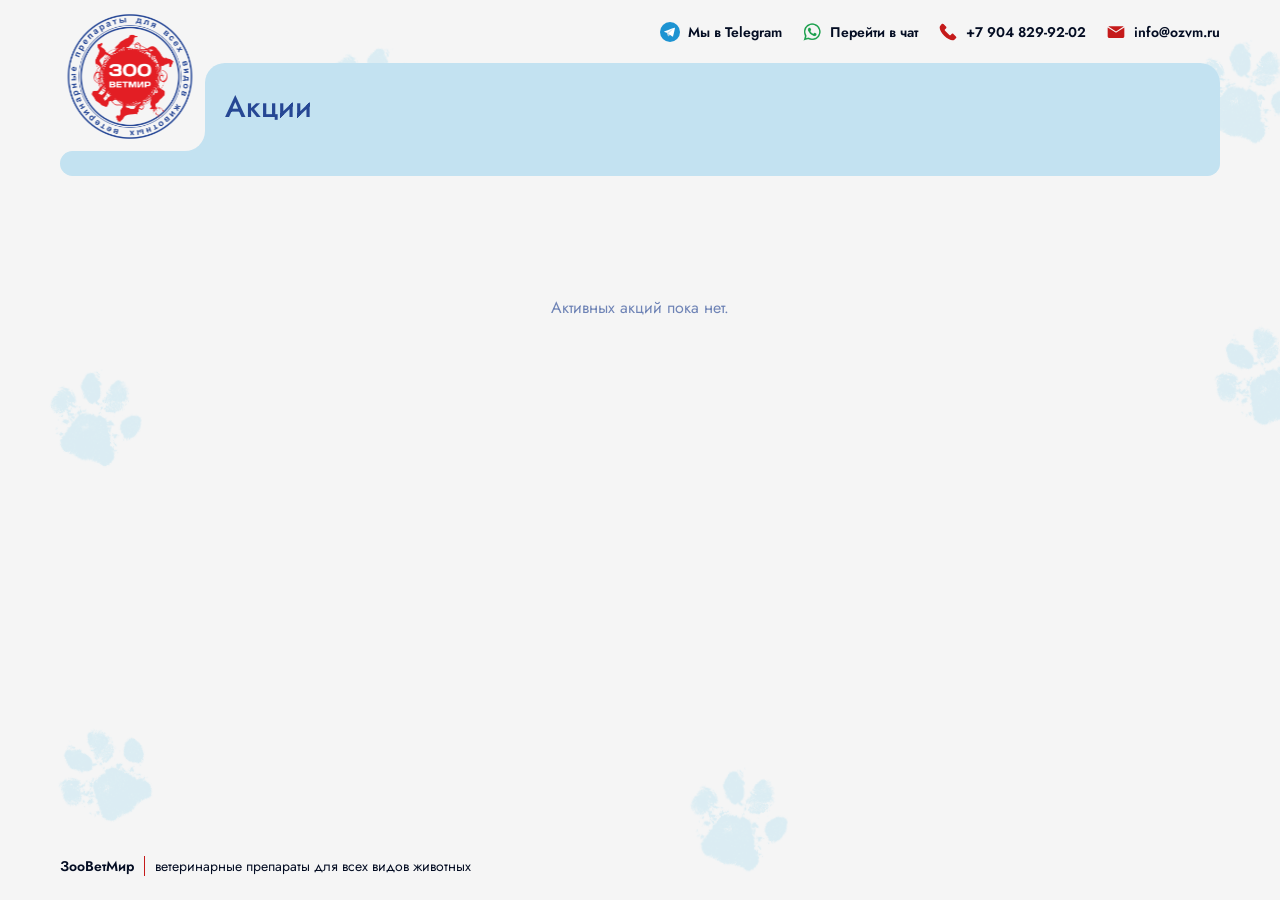
<file: index.html>
<!doctype html>
<html lang="ru">
<head>
  <meta charset="utf-8" />
  <meta name="viewport" content="width=device-width, initial-scale=1" />
  <title>Акции | ЗооВетМир</title>
  <link rel="preconnect" href="https://fonts.googleapis.com" />
  <link href="https://fonts.googleapis.com/css2?family=Jost:wght@400;500;600&display=swap" rel="stylesheet" />
  <link rel="stylesheet" href="/css/tokens.css" />
  <link rel="stylesheet" href="/css/base.css" />
  <link rel="stylesheet" href="/css/components.css" />
</head>
<body>
  <div class="page-shell">
    <div class="page-main">
      <header class="site-header">
        <div class="site-header__top">
          <nav class="site-header__contacts">
            <a class="site-header__contact" href="https://t.me/zoovetmir" target="_blank" rel="noopener">
              <svg width="20" height="20" viewBox="0 0 240 240" xmlns="http://www.w3.org/2000/svg">
                <circle cx="120" cy="120" r="120" fill="#1D93D2" />
                <path d="M81.229,128.772l14.237,39.406s1.78,3.687,3.686,3.687,30.255-29.492,30.255-29.492l31.525-60.89L81.737,118.6Z" fill="#C8DAEA" />
                <path d="M100.106,138.878l-2.733,29.046s-1.144,8.9,7.754,0,17.415-15.763,17.415-15.763" fill="#A9C6D8" />
                <path d="M81.486,130.178,52.2,120.636s-3.5-1.42-2.373-4.64c.232-.664.7-1.229,2.1-2.2,6.489-4.523,120.106-45.36,120.106-45.36s3.208-1.081,5.1-.362a2.766,2.766,0,0,1,1.885,2.055,9.357,9.357,0,0,1,.254,2.585c-.009.752-.1,1.449-.169,2.542-.692,11.165-21.4,94.493-21.4,94.493s-1.239,4.876-5.678,5.043A8.13,8.13,0,0,1,146.1,172.5c-8.711-7.493-38.819-27.727-45.472-32.177a1.27,1.27,0,0,1-.546-.9c-.093-.469.417-1.05.417-1.05s52.426-46.6,53.821-51.492c.108-.379-.3-.566-.848-.4-3.482,1.281-63.844,39.4-70.506,43.607A3.21,3.21,0,0,1,81.486,130.178Z" fill="#FFF" />
              </svg>
              <span class="site-header__contact-label">Мы в Telegram</span>
            </a>
            <a class="site-header__contact" href="https://wa.me/79048299202" target="_blank" rel="noopener">
              <img src="/img/whatsapp.png" alt="" width="20" height="20" />
              <span class="site-header__contact-label">Перейти в чат</span>
            </a>
            <a class="site-header__contact" href="tel:+79048299202">
              <svg width="20" height="20" viewBox="0 0 24 24" fill="none" xmlns="http://www.w3.org/2000/svg">
                <path d="M5.51348 2.00023C4.98112 2.01182 4.75082 2.17686 4.43241 2.54076L2.54053 4.7029C2.1451 5.15483 2 5.85953 2 6.59477C2 9.0496 3.84676 13.0354 7.40535 16.5947C10.9646 20.1533 14.9504 22 17.4052 22C18.1405 22 18.8452 21.8549 19.2971 21.4595L21.4593 19.5676C21.8231 19.2492 21.9882 19.0189 21.9998 18.4865C22.0083 18.0945 21.7759 17.7221 21.4593 17.4055L18.4863 14.4325C18.1527 14.0989 17.8659 13.892 17.4052 13.892C16.9261 13.892 16.6194 14.1373 16.3242 14.4325L15.2431 15.5136C14.7479 15.9906 14.378 16.0269 13.8918 15.7839L8.21615 10.1083C7.97307 9.62201 8.00943 9.25215 8.48642 8.75691L9.56749 7.67584C9.86273 7.3806 10.108 7.07393 10.108 6.59477C10.108 6.13406 9.90115 5.84737 9.56749 5.5137L6.59455 2.54076C6.27788 2.2241 5.90551 1.9917 5.51348 2.00023Z" fill="#C51A1A" />
              </svg>
              <span class="site-header__contact-label">+7 904 829‑92‑02</span>
            </a>
            <a class="site-header__contact" href="mailto:info@ozvm.ru">
              <svg width="20" height="20" viewBox="0 0 24 24" fill="none" xmlns="http://www.w3.org/2000/svg">
                <path fillRule="evenodd" clipRule="evenodd" d="M2.84653 5.43662C3.21707 5.15536 3.67243 5 4.14296 5H19.8572C20.3278 5 20.7831 5.15536 21.1537 5.43662L12.0001 11.2947L2.84653 5.43662ZM21.9375 6.63038C21.9786 6.79734 22 6.96878 22 7.14288V17.1429C22 17.7116 21.7741 18.2563 21.3723 18.6581C20.9705 19.0598 20.4259 19.2857 19.8571 19.2857H4.14286C3.5741 19.2857 3.02946 19.0598 2.62768 18.6581C2.2259 18.2563 2 17.7116 2 17.1429V7.14288C2 6.96877 2.02143 6.79735 2.0625 6.63038L11.6152 12.7447C11.85 12.8947 12.15 12.8947 12.3848 12.7447L21.9375 6.63038Z" fill="#C51A1A" />
              </svg>
              <span class="site-header__contact-label">info@ozvm.ru</span>
            </a>
          </nav>
        </div>

        <div class="site-header__banner">
          <div class="site-header__notch">
            <img class="site-header__logo" src="/img/miniLogo.svg" alt="ЗооВетМир" />
            <div class="site-header__notch-a"></div>
            <div class="site-header__notch-b"></div>
            <div class="site-header__title-bar">
              <h1 class="site-header__title">Акции</h1>
            </div>
          </div>
          <div class="site-header__menu"></div>
        </div>
      </header>

      <main class="container">
        <div id="promo-grid" class="promo-grid"></div>
        <div id="promo-empty" class="promo-empty" style="display:none;">
          Активных акций пока нет.
        </div>
      </main>
    </div>

    <footer class="site-footer">
      <div class="site-footer__inner">
        <span class="site-footer__brand">ЗооВетМир</span>
        <span class="site-footer__text">ветеринарные препараты для всех видов животных</span>
      </div>
    </footer>
  </div>

  <script src="/js/config.js"></script>
  <script src="/js/api.js"></script>
  <script src="/js/store.js"></script>
  <script src="/js/promotions.js"></script>
</body>
</html>
</file>
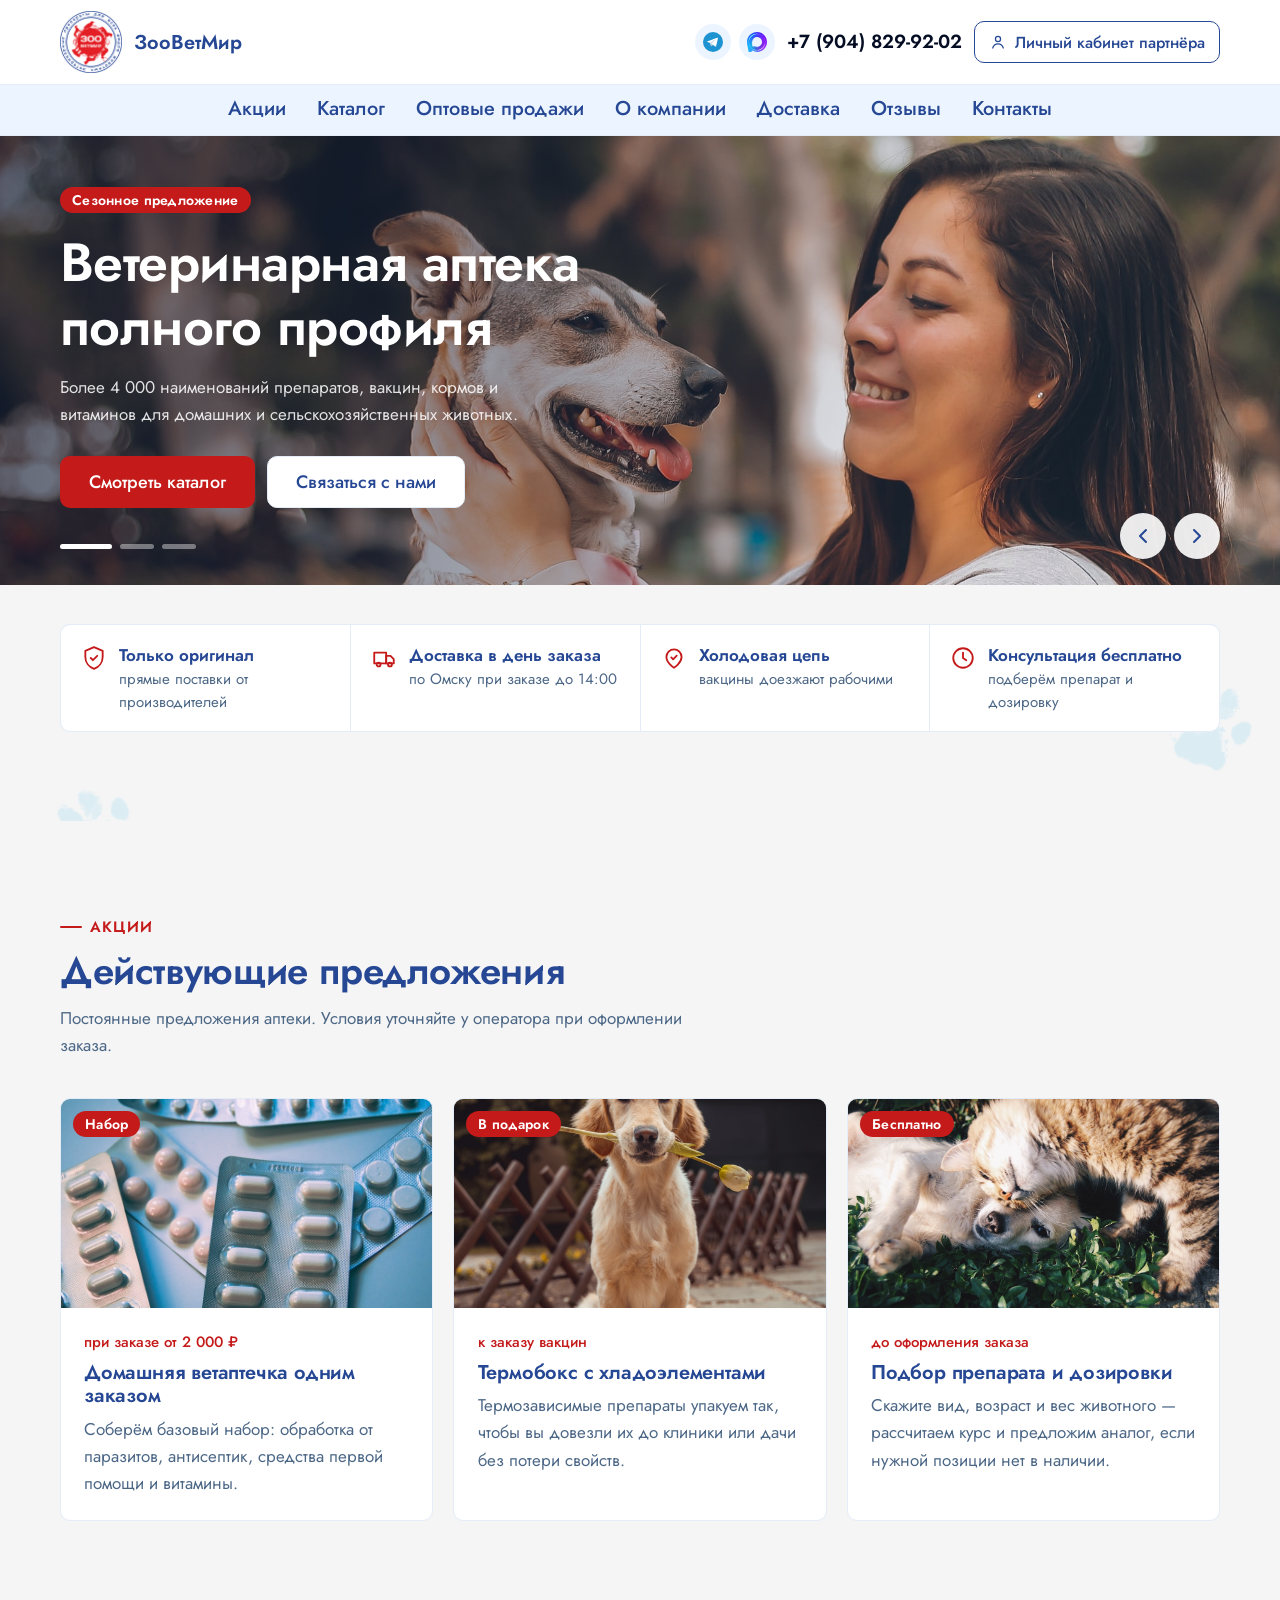
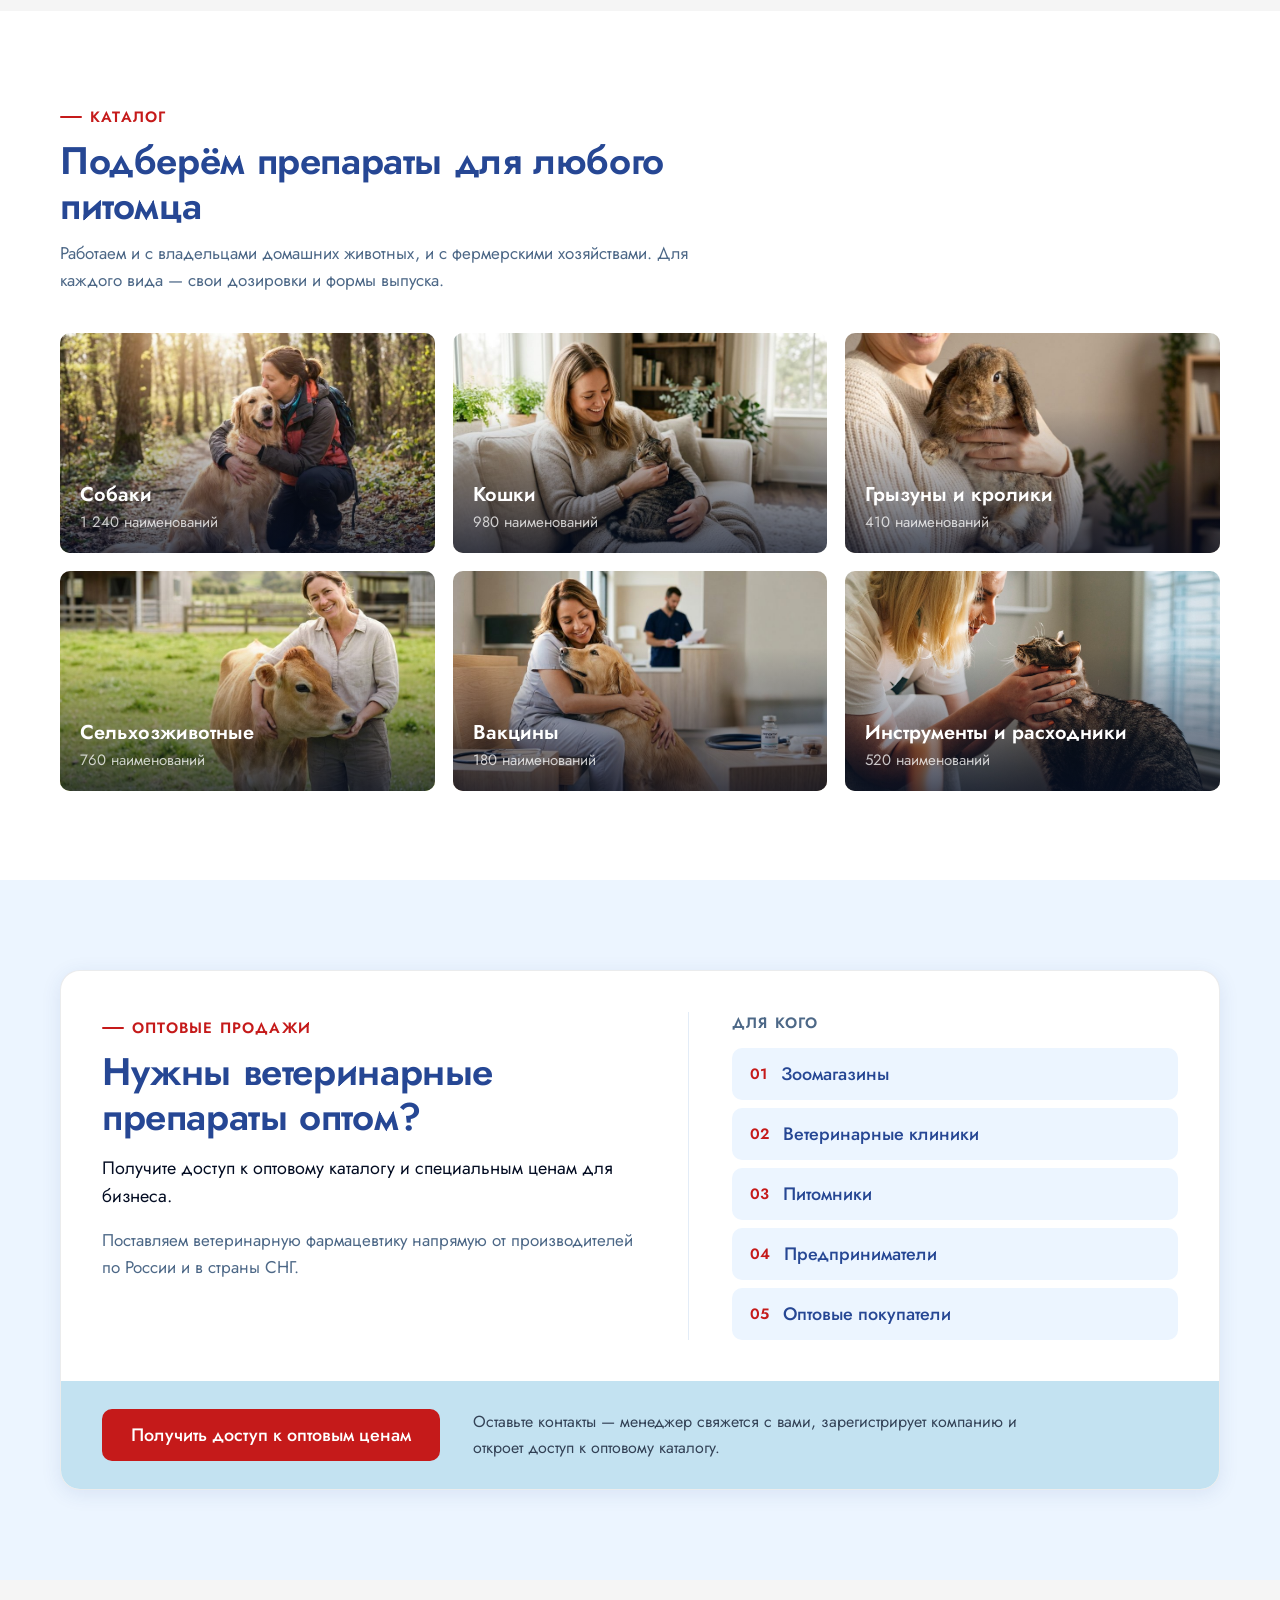
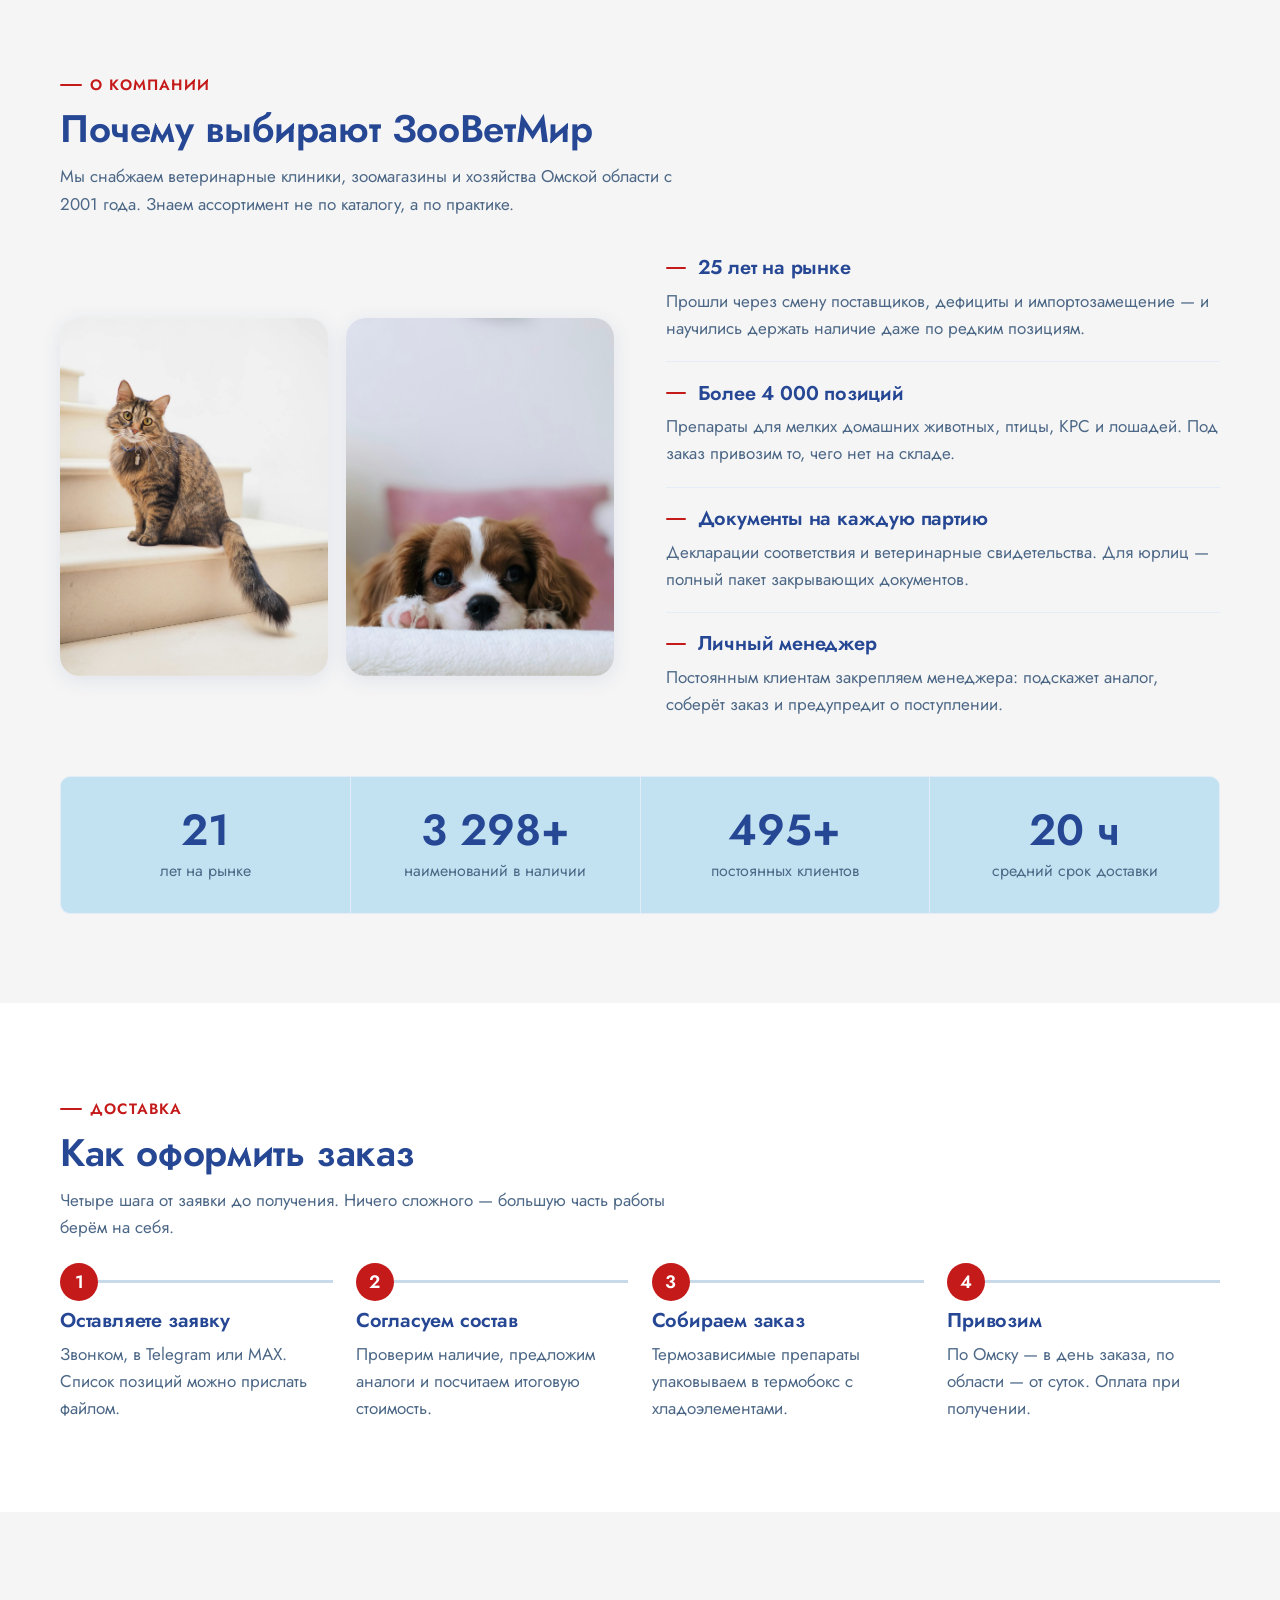
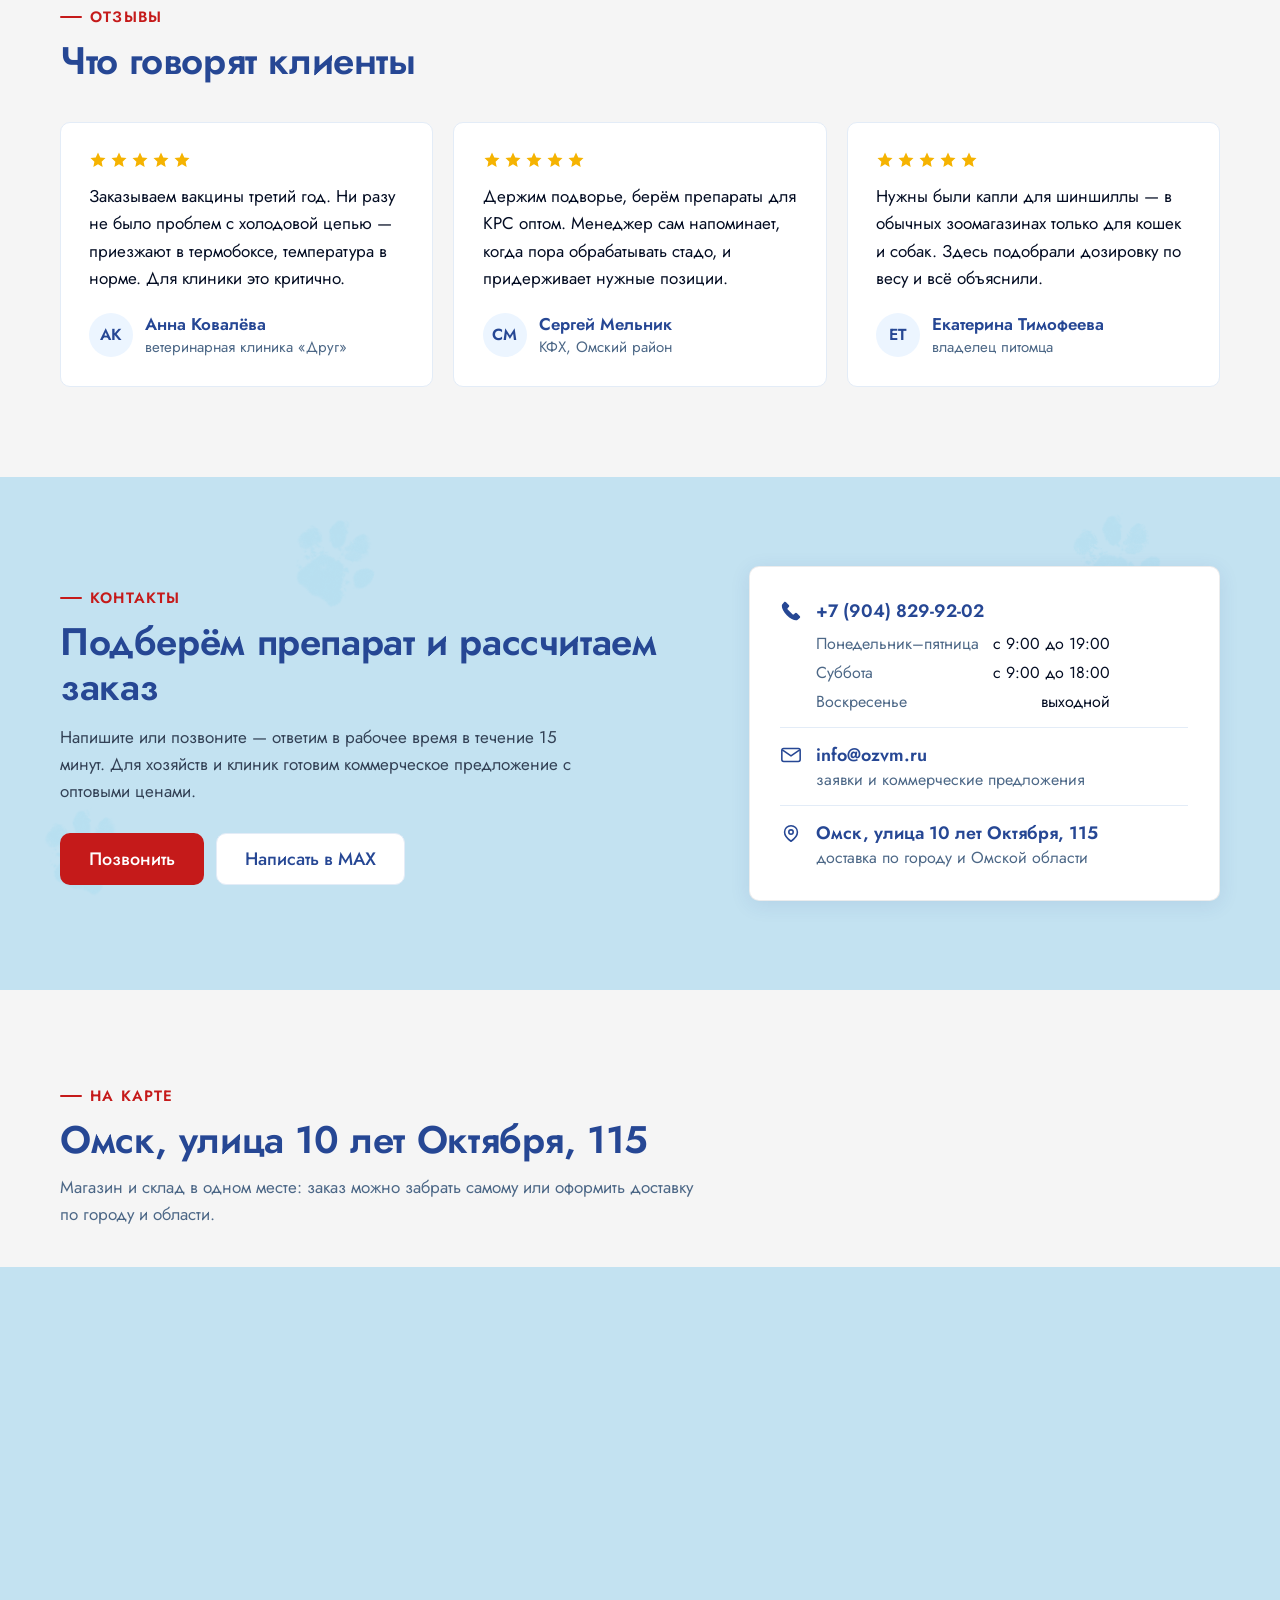
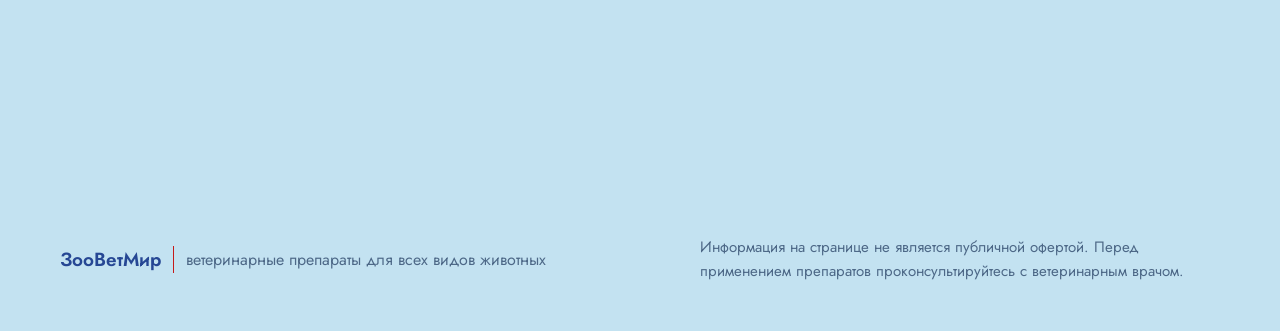
<file: landing/index.html>
<!doctype html>
<html lang="ru">
<head>
  <meta charset="utf-8" />
  <meta name="viewport" content="width=device-width, initial-scale=1" />
  <title>ЗооВетМир — ветеринарные препараты для всех видов животных в Омске</title>
  <meta name="description" content="Ветеринарная аптека в Омске: препараты, вакцины, корма и витамины для домашних и сельскохозяйственных животных. Доставка по городу и области." />
  <link rel="icon" href="/landing/img/miniLogo.svg" />
  <link rel="preconnect" href="https://fonts.googleapis.com" />
  <link rel="preconnect" href="https://fonts.gstatic.com" crossorigin />
  <link href="https://fonts.googleapis.com/css2?family=Jost:wght@400;500;600&display=swap" rel="stylesheet" />
  <link rel="stylesheet" href="/landing/css/tokens.css" />
  <link rel="stylesheet" href="/landing/css/base.css" />
  <link rel="stylesheet" href="/landing/css/landing.css" />
</head>
<body>

  <!-- ========== 1. Шапка ========== -->
  <header class="header">
    <div class="container header__inner">
      <a class="header__logo" href="#top">
        <img src="/landing/img/miniLogo.svg" alt="ЗооВетМир" width="62" height="62" />
        <span class="header__logo-text">
          <span class="header__logo-name">ЗооВетМир</span>
          <span class="header__logo-tag">ветеринарные препараты для всех видов животных</span>
        </span>
      </a>

      <div class="header__actions">
        <div class="header__socials">
          <a class="header__social" href="https://t.me/zoovetmir" target="_blank" rel="noopener" aria-label="Telegram">
            <svg viewBox="0 0 240 240" xmlns="http://www.w3.org/2000/svg" aria-hidden="true">
              <circle cx="120" cy="120" r="120" fill="#1D93D2" />
              <path d="M81.229,128.772l14.237,39.406s1.78,3.687,3.686,3.687,30.255-29.492,30.255-29.492l31.525-60.89L81.737,118.6Z" fill="#C8DAEA" />
              <path d="M100.106,138.878l-2.733,29.046s-1.144,8.9,7.754,0,17.415-15.763,17.415-15.763" fill="#A9C6D8" />
              <path d="M81.486,130.178,52.2,120.636s-3.5-1.42-2.373-4.64c.232-.664.7-1.229,2.1-2.2,6.489-4.523,120.106-45.36,120.106-45.36s3.208-1.081,5.1-.362a2.766,2.766,0,0,1,1.885,2.055,9.357,9.357,0,0,1,.254,2.585c-.009.752-.1,1.449-.169,2.542-.692,11.165-21.4,94.493-21.4,94.493s-1.239,4.876-5.678,5.043A8.13,8.13,0,0,1,146.1,172.5c-8.711-7.493-38.819-27.727-45.472-32.177a1.27,1.27,0,0,1-.546-.9c-.093-.469.417-1.05.417-1.05s52.426-46.6,53.821-51.492c.108-.379-.3-.566-.848-.4-3.482,1.281-63.844,39.4-70.506,43.607A3.21,3.21,0,0,1,81.486,130.178Z" fill="#FFF" />
            </svg>
          </a>
          <a class="header__social" href="https://max.ru/join/iCLqieIfmNNSp-RzGTlwsww1gAphmKCFU4K6v3BGqnI" target="_blank" rel="noopener" aria-label="MAX">
            <img src="/landing/img/max.svg" alt="" width="20" height="20" />
          </a>
        </div>

        <a class="header__phone" href="tel:+79048299202">
          <b>+7 (904) 829-92-02</b>
        </a>

        <a class="header__lk" href="https://ozvm.ru/lk" target="_blank" rel="noopener"
           aria-label="Личный кабинет партнёра">
          <svg width="18" height="18" viewBox="0 0 24 24" fill="none" aria-hidden="true">
            <circle cx="12" cy="8" r="3.4" stroke="currentColor" stroke-width="1.7"/>
            <path d="M5 20c.9-3.6 3.7-5.6 7-5.6s6.1 2 7 5.6" stroke="currentColor" stroke-width="1.7" stroke-linecap="round"/>
          </svg>
          <span>Личный кабинет партнёра</span>
        </a>

        <button class="header__burger" type="button" data-burger aria-label="Меню" aria-expanded="false">
          <span></span>
        </button>
      </div>
    </div>

    <!-- Меню отдельной полосой под шапкой: в самой шапке освободилось место,
         и в меню помещается седьмой пункт. -->
    <div class="header__navbar">
      <nav class="container header__nav" data-nav>
        <a href="#promotions">Акции</a>
        <a href="#categories">Каталог</a>
        <a href="#wholesale">Оптовые продажи</a>
        <a href="#advantages">О компании</a>
        <a href="#steps">Доставка</a>
        <a href="#reviews">Отзывы</a>
        <a href="#contacts">Контакты</a>
      </nav>
    </div>
  </header>

  <main id="top">

    <!-- ========== 2. Слайдер баннеров ========== -->
    <!-- Слайдер во всю ширину экрана: широкоформатные баннеры.
         Текст выровнен по общему контейнеру, чтобы совпадать с секциями ниже. -->
    <section class="hero">
      <div class="slider" data-slider tabindex="0" role="region" aria-label="Баннеры">
        <div class="slider__viewport">
          <div class="slider__track" data-track>

            <article class="slide">
              <img class="slide__img" src="/landing/img/slide-main.jpg" alt="" />
              <div class="container slide__content">
                <div class="slide__box">
                  <span class="badge badge-accent slide__badge">Сезонное предложение</span>
                  <h1 class="slide__title">Ветеринарная аптека полного профиля</h1>
                  <p class="slide__text">
                    Более 4 000 наименований препаратов, вакцин, кормов и витаминов
                    для домашних и сельскохозяйственных животных.
                  </p>
                  <div class="slide__actions">
                    <a class="btn btn-accent" href="#categories">Смотреть каталог</a>
                    <a class="btn btn-light" href="#contacts">Связаться с нами</a>
                  </div>
                </div>
              </div>
            </article>

            <article class="slide">
              <img class="slide__img" src="/landing/img/slide-care.jpg" alt="" />
              <div class="container slide__content">
                <div class="slide__box">
                  <span class="badge badge-accent slide__badge">С 2001 года</span>
                  <h2 class="slide__title">Более 25 лет заботимся о ваших питомцах</h2>
                  <p class="slide__text">
                    От первой прививки щенку до плановой обработки стада. За это время
                    мы точно узнали, какие препараты работают, — и держим их в наличии.
                  </p>
                  <div class="slide__actions">
                    <a class="btn btn-accent" href="#advantages">О компании</a>
                  </div>
                </div>
              </div>
            </article>

            <article class="slide">
              <img class="slide__img" src="/landing/img/slide-delivery.jpg" alt="" />
              <div class="container slide__content">
                <div class="slide__box">
                  <span class="badge badge-accent slide__badge">Бесплатно от 3 000 ₽</span>
                  <h2 class="slide__title">Доставим по Омску в день заказа</h2>
                  <p class="slide__text">
                    Заказы до 14:00 привозим сегодня. Соблюдаем холодовую цепь
                    для вакцин и термозависимых препаратов.
                  </p>
                  <div class="slide__actions">
                    <a class="btn btn-accent" href="#steps">Как это работает</a>
                  </div>
                </div>
              </div>
            </article>

          </div>
        </div>

        <button class="slider__arrow slider__arrow--prev" type="button" data-prev aria-label="Предыдущий баннер">
          <svg width="24" height="24" viewBox="0 0 24 24" fill="none" aria-hidden="true">
            <path d="M15 6L9 12L15 18" stroke="currentColor" stroke-width="2" stroke-linecap="round" stroke-linejoin="round" />
          </svg>
        </button>
        <button class="slider__arrow slider__arrow--next" type="button" data-next aria-label="Следующий баннер">
          <svg width="24" height="24" viewBox="0 0 24 24" fill="none" aria-hidden="true">
            <path d="M9 6L15 12L9 18" stroke="currentColor" stroke-width="2" stroke-linecap="round" stroke-linejoin="round" />
          </svg>
        </button>

        <div class="slider__dots" data-dots></div>
      </div>

      <div class="container">
        <div class="hero__strip">
          <div class="hero__strip-item">
            <svg width="26" height="26" viewBox="0 0 24 24" fill="none" aria-hidden="true">
              <path d="M12 2L4 5.5V11c0 5 3.4 9.3 8 11 4.6-1.7 8-6 8-11V5.5L12 2z" stroke="currentColor" stroke-width="1.7" stroke-linejoin="round"/>
              <path d="M9 12l2 2 4-4" stroke="currentColor" stroke-width="1.7" stroke-linecap="round" stroke-linejoin="round"/>
            </svg>
            <div>
              <b>Только оригинал</b>
              <span>прямые поставки от производителей</span>
            </div>
          </div>

          <div class="hero__strip-item">
            <svg width="26" height="26" viewBox="0 0 24 24" fill="none" aria-hidden="true">
              <path d="M3 7h11v10H3z" stroke="currentColor" stroke-width="1.7" stroke-linejoin="round"/>
              <path d="M14 10h4l3 3v4h-7z" stroke="currentColor" stroke-width="1.7" stroke-linejoin="round"/>
              <circle cx="7" cy="18" r="1.8" stroke="currentColor" stroke-width="1.7"/>
              <circle cx="17.5" cy="18" r="1.8" stroke="currentColor" stroke-width="1.7"/>
            </svg>
            <div>
              <b>Доставка в день заказа</b>
              <span>по Омску при заказе до 14:00</span>
            </div>
          </div>

          <div class="hero__strip-item">
            <svg width="26" height="26" viewBox="0 0 24 24" fill="none" aria-hidden="true">
              <path d="M12 21s-7-4.6-7-10a7 7 0 1114 0c0 5.4-7 10-7 10z" stroke="currentColor" stroke-width="1.7" stroke-linejoin="round"/>
              <path d="M9.5 11.5l1.7 1.7 3.3-3.4" stroke="currentColor" stroke-width="1.7" stroke-linecap="round" stroke-linejoin="round"/>
            </svg>
            <div>
              <b>Холодовая цепь</b>
              <span>вакцины доезжают рабочими</span>
            </div>
          </div>

          <div class="hero__strip-item">
            <svg width="26" height="26" viewBox="0 0 24 24" fill="none" aria-hidden="true">
              <circle cx="12" cy="12" r="9" stroke="currentColor" stroke-width="1.7"/>
              <path d="M12 7v5l3 2" stroke="currentColor" stroke-width="1.7" stroke-linecap="round" stroke-linejoin="round"/>
            </svg>
            <div>
              <b>Консультация бесплатно</b>
              <span>подберём препарат и дозировку</span>
            </div>
          </div>
        </div>
      </div>
    </section>

    <!-- ========== 3. Акции ========== -->
    <!-- Предложения самой аптеки. Со страницей акций (отдельный сервис)
         блок не связан: ни данных, ни ссылок туда. -->
    <section class="section" id="promotions" data-reveal>
      <div class="container">
        <div class="section__head">
          <div class="section__titles">
            <span class="section__kicker">Акции</span>
            <h2>Действующие предложения</h2>
            <p class="section__lead">
              Постоянные предложения аптеки. Условия уточняйте у оператора
              при оформлении заказа.
            </p>
          </div>
        </div>

        <div class="promos">

          <article class="promo">
            <div class="promo__media">
              <img src="/landing/img/prod-vitamins.jpg" alt="Домашняя ветаптечка" loading="lazy" />
              <span class="badge badge-accent promo__badge">Набор</span>
            </div>
            <div class="promo__body">
              <span class="promo__date">при заказе от 2 000 ₽</span>
              <h3>Домашняя ветаптечка одним заказом</h3>
              <p>
                Соберём базовый набор: обработка от паразитов, антисептик,
                средства первой помощи и витамины.
              </p>
            </div>
          </article>

          <article class="promo">
            <div class="promo__media">
              <img src="/landing/img/delivery-dog.jpg" alt="Термобокс для вакцин" loading="lazy" />
              <span class="badge badge-accent promo__badge">В подарок</span>
            </div>
            <div class="promo__body">
              <span class="promo__date">к заказу вакцин</span>
              <h3>Термобокс с хладоэлементами</h3>
              <p>
                Термозависимые препараты упакуем так, чтобы вы довезли их
                до клиники или дачи без потери свойств.
              </p>
            </div>
          </article>

          <article class="promo">
            <div class="promo__media">
              <img src="/landing/img/puppy-kitten.jpg" alt="Подбор препарата" loading="lazy" />
              <span class="badge badge-accent promo__badge">Бесплатно</span>
            </div>
            <div class="promo__body">
              <span class="promo__date">до оформления заказа</span>
              <h3>Подбор препарата и дозировки</h3>
              <p>
                Скажите вид, возраст и вес животного — рассчитаем курс
                и предложим аналог, если нужной позиции нет в наличии.
              </p>
            </div>
          </article>

        </div>
      </div>
    </section>

    <!-- ========== 4. Категории ========== -->
    <section class="section section--tinted" id="categories" data-reveal>
      <div class="container">
        <div class="section__head">
          <div class="section__titles">
            <span class="section__kicker">Каталог</span>
            <h2>Подберём препараты для любого питомца</h2>
            <p class="section__lead">
              Работаем и с владельцами домашних животных, и с фермерскими хозяйствами.
              Для каждого вида — свои дозировки и формы выпуска.
            </p>
          </div>
        </div>

        <div class="categories">
          <article class="category">
            <img src="/landing/img/cat-dogs.jpg" alt="Товары для собак" loading="lazy" />
            <div>
              <span class="category__name">Собаки</span>
              <span class="category__count">1 240 наименований</span>
            </div>
          </article>

          <article class="category">
            <img src="/landing/img/cat-cats.jpg" alt="Товары для кошек" loading="lazy" />
            <div>
              <span class="category__name">Кошки</span>
              <span class="category__count">980 наименований</span>
            </div>
          </article>

          <article class="category">
            <img src="/landing/img/cat-rabbits.jpg" alt="Товары для грызунов и кроликов" loading="lazy" />
            <div>
              <span class="category__name">Грызуны и кролики</span>
              <span class="category__count">410 наименований</span>
            </div>
          </article>

          <article class="category">
            <img src="/landing/img/cat-farm.jpg" alt="Товары для сельскохозяйственных животных" loading="lazy" />
            <div>
              <span class="category__name">Сельхозживотные</span>
              <span class="category__count">760 наименований</span>
            </div>
          </article>

          <article class="category">
            <img src="/landing/img/cat-vaccines.jpg" alt="Вакцины" loading="lazy" />
            <div>
              <span class="category__name">Вакцины</span>
              <span class="category__count">180 наименований</span>
            </div>
          </article>

          <article class="category">
            <img src="/landing/img/vet-checkup.jpg" alt="Ветеринарные инструменты" loading="lazy" />
            <div>
              <span class="category__name">Инструменты и расходники</span>
              <span class="category__count">520 наименований</span>
            </div>
          </article>
        </div>
      </div>
    </section>

    <!-- ========== 5. Оптовым покупателям ========== -->
    <section class="section wholesale" id="wholesale" data-reveal>
      <div class="container">
        <div class="wholesale__card">
          <div class="wholesale__top">
            <div class="wholesale__pitch">
              <span class="section__kicker">Оптовые продажи</span>
              <h2>Нужны ветеринарные препараты оптом?</h2>
              <p class="wholesale__lead">
                Получите доступ к оптовому каталогу и специальным ценам для бизнеса.
              </p>
              <p class="wholesale__geo">
                Поставляем ветеринарную фармацевтику напрямую от производителей
                по России и в страны СНГ.
              </p>
            </div>

            <div class="wholesale__facts">
              <span class="wholesale__who-label">Для кого</span>
              <ul class="wholesale__tags">
                <li>Зоомагазины</li>
                <li>Ветеринарные клиники</li>
                <li>Питомники</li>
                <li>Предприниматели</li>
                <li>Оптовые покупатели</li>
              </ul>
            </div>
          </div>

          <div class="wholesale__action">
            <a class="btn btn-accent wholesale__btn" href="https://ozvm.ru/">Получить доступ к оптовым ценам</a>
            <p class="wholesale__note">
              Оставьте контакты — менеджер свяжется с вами, зарегистрирует компанию
              и откроет доступ к оптовому каталогу.
            </p>
          </div>
        </div>
      </div>
    </section>

    <!-- ========== 6. Почему мы ========== -->
    <section class="section" id="advantages" data-reveal>
      <div class="container">
        <div class="section__head">
          <div class="section__titles">
            <span class="section__kicker">О компании</span>
            <h2>Почему выбирают ЗооВетМир</h2>
            <p class="section__lead">
              Мы снабжаем ветеринарные клиники, зоомагазины и хозяйства Омской области
              с 2001 года. Знаем ассортимент не по каталогу, а по практике.
            </p>
          </div>
        </div>

        <div class="about">
          <div class="about__photos">
            <figure class="about__photo">
              <img src="/landing/img/about-cat.jpg" alt="Домашний кот" loading="lazy" />
            </figure>
            <figure class="about__photo">
              <img src="/landing/img/about-dog.jpg" alt="Щенок кавалер-кинг-чарльз-спаниеля" loading="lazy" />
            </figure>
          </div>

          <ul class="about__facts">
            <li>
              <h3>25 лет на рынке</h3>
              <p>
                Прошли через смену поставщиков, дефициты и импортозамещение —
                и научились держать наличие даже по редким позициям.
              </p>
            </li>
            <li>
              <h3>Более 4 000 позиций</h3>
              <p>
                Препараты для мелких домашних животных, птицы, КРС и лошадей.
                Под заказ привозим то, чего нет на складе.
              </p>
            </li>
            <li>
              <h3>Документы на каждую партию</h3>
              <p>
                Декларации соответствия и ветеринарные свидетельства.
                Для юрлиц — полный пакет закрывающих документов.
              </p>
            </li>
            <li>
              <h3>Личный менеджер</h3>
              <p>
                Постоянным клиентам закрепляем менеджера: подскажет аналог,
                соберёт заказ и предупредит о поступлении.
              </p>
            </li>
          </ul>
        </div>

        <div class="stats">
          <div class="stat">
            <div class="stat__value">25</div>
            <div class="stat__label">лет на рынке</div>
          </div>
          <div class="stat">
            <div class="stat__value">4 000+</div>
            <div class="stat__label">наименований в наличии</div>
          </div>
          <div class="stat">
            <div class="stat__value">600+</div>
            <div class="stat__label">постоянных клиентов</div>
          </div>
          <div class="stat">
            <div class="stat__value">24 ч</div>
            <div class="stat__label">средний срок доставки</div>
          </div>
        </div>
      </div>
    </section>

    <!-- ========== 7. Как заказать ========== -->
    <section class="section section--tinted" id="steps" data-reveal>
      <div class="container">
        <div class="section__head">
          <div class="section__titles">
            <span class="section__kicker">Доставка</span>
            <h2>Как оформить заказ</h2>
            <p class="section__lead">
              Четыре шага от заявки до получения. Ничего сложного —
              большую часть работы берём на себя.
            </p>
          </div>
        </div>

        <div class="steps">
          <article class="step">
            <h3>Оставляете заявку</h3>
            <p>Звонком, в Telegram или MAX. Список позиций можно прислать файлом.</p>
          </article>

          <article class="step">
            <h3>Согласуем состав</h3>
            <p>Проверим наличие, предложим аналоги и посчитаем итоговую стоимость.</p>
          </article>

          <article class="step">
            <h3>Собираем заказ</h3>
            <p>Термозависимые препараты упаковываем в термобокс с хладоэлементами.</p>
          </article>

          <article class="step">
            <h3>Привозим</h3>
            <p>По Омску — в день заказа, по области — от суток. Оплата при получении.</p>
          </article>
        </div>
      </div>
    </section>

    <!-- ========== 8. Отзывы ========== -->
    <section class="section" id="reviews" data-reveal>
      <div class="container">
        <div class="section__head">
          <div class="section__titles">
            <span class="section__kicker">Отзывы</span>
            <h2>Что говорят клиенты</h2>
          </div>
        </div>

        <div class="reviews">
          <article class="review">
            <div class="review__stars" aria-label="Оценка 5 из 5">
              <svg width="18" height="18" viewBox="0 0 24 24" fill="currentColor" aria-hidden="true"><path d="M12 2l3 6.6 7 .8-5.2 4.8 1.4 7L12 17.8 5.8 21.2l1.4-7L2 9.4l7-.8L12 2z"/></svg>
              <svg width="18" height="18" viewBox="0 0 24 24" fill="currentColor" aria-hidden="true"><path d="M12 2l3 6.6 7 .8-5.2 4.8 1.4 7L12 17.8 5.8 21.2l1.4-7L2 9.4l7-.8L12 2z"/></svg>
              <svg width="18" height="18" viewBox="0 0 24 24" fill="currentColor" aria-hidden="true"><path d="M12 2l3 6.6 7 .8-5.2 4.8 1.4 7L12 17.8 5.8 21.2l1.4-7L2 9.4l7-.8L12 2z"/></svg>
              <svg width="18" height="18" viewBox="0 0 24 24" fill="currentColor" aria-hidden="true"><path d="M12 2l3 6.6 7 .8-5.2 4.8 1.4 7L12 17.8 5.8 21.2l1.4-7L2 9.4l7-.8L12 2z"/></svg>
              <svg width="18" height="18" viewBox="0 0 24 24" fill="currentColor" aria-hidden="true"><path d="M12 2l3 6.6 7 .8-5.2 4.8 1.4 7L12 17.8 5.8 21.2l1.4-7L2 9.4l7-.8L12 2z"/></svg>
            </div>
            <p class="review__text">
              Заказываем вакцины третий год. Ни разу не было проблем с холодовой цепью —
              приезжают в термобоксе, температура в норме. Для клиники это критично.
            </p>
            <div class="review__author">
              <div class="review__avatar" aria-hidden="true">АК</div>
              <div>
                <div class="review__name">Анна Ковалёва</div>
                <div class="review__role">ветеринарная клиника «Друг»</div>
              </div>
            </div>
          </article>

          <article class="review">
            <div class="review__stars" aria-label="Оценка 5 из 5">
              <svg width="18" height="18" viewBox="0 0 24 24" fill="currentColor" aria-hidden="true"><path d="M12 2l3 6.6 7 .8-5.2 4.8 1.4 7L12 17.8 5.8 21.2l1.4-7L2 9.4l7-.8L12 2z"/></svg>
              <svg width="18" height="18" viewBox="0 0 24 24" fill="currentColor" aria-hidden="true"><path d="M12 2l3 6.6 7 .8-5.2 4.8 1.4 7L12 17.8 5.8 21.2l1.4-7L2 9.4l7-.8L12 2z"/></svg>
              <svg width="18" height="18" viewBox="0 0 24 24" fill="currentColor" aria-hidden="true"><path d="M12 2l3 6.6 7 .8-5.2 4.8 1.4 7L12 17.8 5.8 21.2l1.4-7L2 9.4l7-.8L12 2z"/></svg>
              <svg width="18" height="18" viewBox="0 0 24 24" fill="currentColor" aria-hidden="true"><path d="M12 2l3 6.6 7 .8-5.2 4.8 1.4 7L12 17.8 5.8 21.2l1.4-7L2 9.4l7-.8L12 2z"/></svg>
              <svg width="18" height="18" viewBox="0 0 24 24" fill="currentColor" aria-hidden="true"><path d="M12 2l3 6.6 7 .8-5.2 4.8 1.4 7L12 17.8 5.8 21.2l1.4-7L2 9.4l7-.8L12 2z"/></svg>
            </div>
            <p class="review__text">
              Держим подворье, берём препараты для КРС оптом. Менеджер сам напоминает,
              когда пора обрабатывать стадо, и придерживает нужные позиции.
            </p>
            <div class="review__author">
              <div class="review__avatar" aria-hidden="true">СМ</div>
              <div>
                <div class="review__name">Сергей Мельник</div>
                <div class="review__role">КФХ, Омский район</div>
              </div>
            </div>
          </article>

          <article class="review">
            <div class="review__stars" aria-label="Оценка 5 из 5">
              <svg width="18" height="18" viewBox="0 0 24 24" fill="currentColor" aria-hidden="true"><path d="M12 2l3 6.6 7 .8-5.2 4.8 1.4 7L12 17.8 5.8 21.2l1.4-7L2 9.4l7-.8L12 2z"/></svg>
              <svg width="18" height="18" viewBox="0 0 24 24" fill="currentColor" aria-hidden="true"><path d="M12 2l3 6.6 7 .8-5.2 4.8 1.4 7L12 17.8 5.8 21.2l1.4-7L2 9.4l7-.8L12 2z"/></svg>
              <svg width="18" height="18" viewBox="0 0 24 24" fill="currentColor" aria-hidden="true"><path d="M12 2l3 6.6 7 .8-5.2 4.8 1.4 7L12 17.8 5.8 21.2l1.4-7L2 9.4l7-.8L12 2z"/></svg>
              <svg width="18" height="18" viewBox="0 0 24 24" fill="currentColor" aria-hidden="true"><path d="M12 2l3 6.6 7 .8-5.2 4.8 1.4 7L12 17.8 5.8 21.2l1.4-7L2 9.4l7-.8L12 2z"/></svg>
              <svg width="18" height="18" viewBox="0 0 24 24" fill="currentColor" aria-hidden="true"><path d="M12 2l3 6.6 7 .8-5.2 4.8 1.4 7L12 17.8 5.8 21.2l1.4-7L2 9.4l7-.8L12 2z"/></svg>
            </div>
            <p class="review__text">
              Нужны были капли для шиншиллы — в обычных зоомагазинах только для кошек и собак.
              Здесь подобрали дозировку по весу и всё объяснили.
            </p>
            <div class="review__author">
              <div class="review__avatar" aria-hidden="true">ЕТ</div>
              <div>
                <div class="review__name">Екатерина Тимофеева</div>
                <div class="review__role">владелец питомца</div>
              </div>
            </div>
          </article>
        </div>
      </div>
    </section>

    <!-- ========== 9. Контакты ========== -->
    <section class="section cta" id="contacts" data-reveal>
      <div class="container cta__inner">
        <div>
          <span class="section__kicker">Контакты</span>
          <h2>Подберём препарат и рассчитаем заказ</h2>
          <p>
            Напишите или позвоните — ответим в рабочее время в течение 15 минут.
            Для хозяйств и клиник готовим коммерческое предложение с оптовыми ценами.
          </p>
          <div class="cta__actions">
            <a class="btn btn-accent" href="tel:+79048299202">Позвонить</a>
            <a class="btn btn-light" href="https://max.ru/join/iCLqieIfmNNSp-RzGTlwsww1gAphmKCFU4K6v3BGqnI" target="_blank" rel="noopener">Написать в MAX</a>
          </div>
        </div>

        <div class="cta__card">
          <div class="cta__row">
            <svg width="22" height="22" viewBox="0 0 24 24" fill="none" aria-hidden="true">
              <path d="M5.5 2C5 2 4.75 2.18 4.43 2.54L2.54 4.7C2.15 5.15 2 5.86 2 6.6c0 2.45 1.85 6.44 5.4 10 3.56 3.55 7.55 5.4 10 5.4.74 0 1.44-.15 1.9-.54l2.16-1.9c.36-.31.54-.54.55-1.07 0-.39-.22-.76-.54-1.08l-2.97-2.97c-.34-.34-.62-.55-1.08-.55-.48 0-.79.25-1.08.55l-1.08 1.08c-.5.48-.87.51-1.35.27L8.22 10.1c-.24-.48-.2-.85.27-1.35l1.08-1.08c.3-.3.54-.6.54-1.08 0-.46-.21-.75-.54-1.08L6.6 2.54C6.28 2.22 5.9 2 5.5 2z" fill="currentColor"/>
            </svg>
            <div>
              <b>+7 (904) 829-92-02</b>
              <ul class="hours">
                <li>
                  <span class="hours__day">Понедельник–пятница</span>
                  <span class="hours__time">с 9:00 до 19:00</span>
                </li>
                <li>
                  <span class="hours__day">Суббота</span>
                  <span class="hours__time">с 9:00 до 18:00</span>
                </li>
                <li>
                  <span class="hours__day">Воскресенье</span>
                  <span class="hours__time">выходной</span>
                </li>
              </ul>
            </div>
          </div>

          <div class="cta__row">
            <svg width="22" height="22" viewBox="0 0 24 24" fill="none" aria-hidden="true">
              <rect x="2" y="5" width="20" height="14" rx="2" stroke="currentColor" stroke-width="1.7"/>
              <path d="M2.5 6.5L12 13l9.5-6.5" stroke="currentColor" stroke-width="1.7" stroke-linejoin="round"/>
            </svg>
            <div>
              <b>info@ozvm.ru</b>
              <span>заявки и коммерческие предложения</span>
            </div>
          </div>

          <div class="cta__row">
            <svg width="22" height="22" viewBox="0 0 24 24" fill="none" aria-hidden="true">
              <path d="M12 21s-7-4.6-7-10a7 7 0 1114 0c0 5.4-7 10-7 10z" stroke="currentColor" stroke-width="1.7" stroke-linejoin="round"/>
              <circle cx="12" cy="11" r="2.4" stroke="currentColor" stroke-width="1.7"/>
            </svg>
            <div>
              <b>Омск, улица 10 лет Октября, 115</b>
              <span>доставка по городу и Омской области</span>
            </div>
          </div>
        </div>
      </div>
    </section>

    <!-- ========== 10. Карта ========== -->
    <section class="section map" id="map" data-reveal>
      <div class="container">
        <div class="section__head">
          <div class="section__titles">
            <span class="section__kicker">На карте</span>
            <h2>Омск, улица 10 лет Октября, 115</h2>
            <p class="section__lead">
              Магазин и склад в одном месте: заказ можно забрать самому
              или оформить доставку по городу и области.
            </p>
          </div>
        </div>
      </div>

      <div class="map__frame">
        <iframe
          src="https://yandex.ru/map-widget/v1/?text=%D0%9E%D0%BC%D1%81%D0%BA%2C%20%D1%83%D0%BB%D0%B8%D1%86%D0%B0%2010%20%D0%BB%D0%B5%D1%82%20%D0%9E%D0%BA%D1%82%D1%8F%D0%B1%D1%80%D1%8F%2C%20115&amp;z=17"
          title="Карта: Омск, улица 10 лет Октября, 115"
          loading="lazy"
          allowfullscreen></iframe>
      </div>
    </section>

  </main>

  <footer class="footer">
    <div class="container footer__inner">
      <div class="footer__brand">
        <b>ЗооВетМир</b>
        <span>ветеринарные препараты для всех видов животных</span>
      </div>
      <p class="footer__note">
        Информация на странице не является публичной офертой.
        Перед применением препаратов проконсультируйтесь с ветеринарным врачом.
      </p>
    </div>
  </footer>

  <!-- Контент из админки (/admin.html, раздел «Розница»).
       Пока в админке ничего не сохраняли — скрипт ничего не делает
       и страница остаётся той статикой, что выше. -->
  <button class="to-top" type="button" data-to-top aria-label="Наверх">
    <svg width="22" height="22" viewBox="0 0 24 24" fill="none" aria-hidden="true">
      <path d="M12 19V6M6 12l6-6 6 6" stroke="currentColor" stroke-width="2"
            stroke-linecap="round" stroke-linejoin="round" />
    </svg>
  </button>

  <script src="/js/config.js"></script>
  <script src="/js/api.js"></script>
  <script src="/js/landing-store.js"></script>
  <script src="/landing/js/landing-content.js"></script>
  <script src="/landing/js/landing.js"></script>
</body>
</html>
</file>
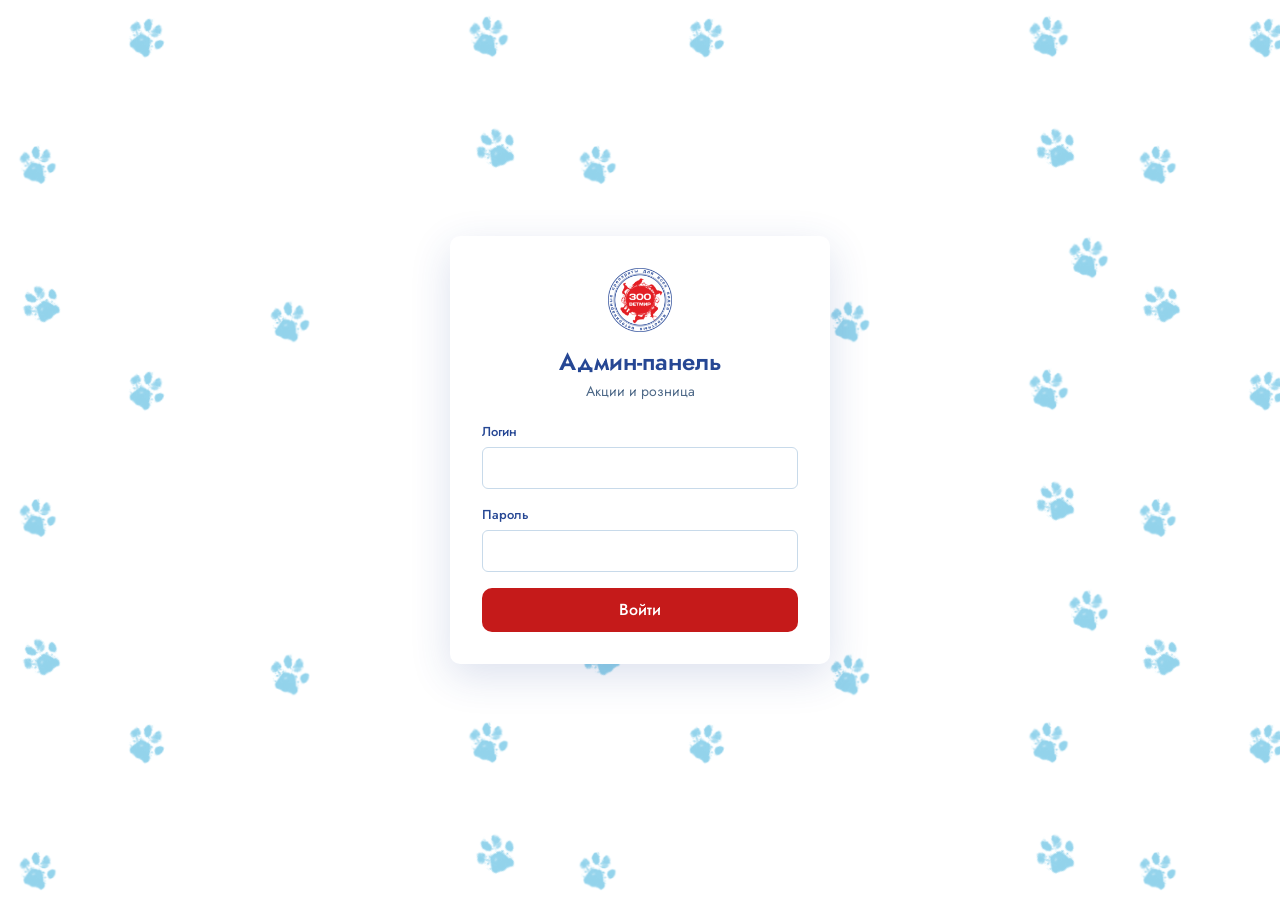
<file: admin.html>
<!doctype html>
<html lang="ru">
<head>
  <meta charset="utf-8" />
  <meta name="viewport" content="width=device-width, initial-scale=1" />
  <title>Админ-панель ЗооВетМир</title>
  <meta name="robots" content="noindex, nofollow" />
  <link rel="preconnect" href="https://fonts.googleapis.com" />
  <link href="https://fonts.googleapis.com/css2?family=Jost:wght@400;500;600&display=swap" rel="stylesheet" />
  <link rel="stylesheet" href="css/tokens.css" />
  <link rel="stylesheet" href="css/base.css" />
  <link rel="stylesheet" href="css/components.css" />
</head>
<body>
  <!-- Экран входа -->
  <div class="login-screen" id="login-screen" hidden>
    <form class="login-card" id="login-form">
      <img class="login-card__logo" src="img/miniLogo.svg" alt="ЗооВетМир" />
      <h1 class="login-card__title">Админ-панель</h1>
      <p class="login-card__subtitle">Акции и розница</p>

      <div class="field">
        <label for="login-user">Логин</label>
        <input type="text" id="login-user" autocomplete="username" required />
      </div>

      <div class="field">
        <label for="login-pass">Пароль</label>
        <input type="password" id="login-pass" autocomplete="current-password" required />
      </div>

      <div class="login-card__error" id="login-error" hidden>Неверный логин или пароль</div>

      <button type="submit" class="btn btn-accent" style="width:100%;">Войти</button>
    </form>
  </div>

  <!-- Панель -->
  <div id="admin-app" hidden>
    <header class="admin-bar">
      <div class="container admin-bar__inner">
        <!-- Слева не подпись, а переключатель: в панели два независимых
             сервиса — страница акций и розница. -->
        <div class="admin-bar__brand">
          <span class="admin-bar__title">ЗооВетМир</span>
          <div class="admin-switch" role="tablist" aria-label="Раздел админ-панели">
            <button class="admin-switch__btn is-active" type="button" data-view="promos" role="tab" aria-selected="true">Акции</button>
            <button class="admin-switch__btn" type="button" data-view="landing" role="tab" aria-selected="false">Розница</button>
          </div>
        </div>
        <div class="admin-bar__actions">
          <a class="btn btn-ghost btn-sm" id="view-link" href="index.html" target="_blank" rel="noopener">Смотреть на сайте →</a>
          <button class="btn btn-outline-light btn-sm" id="btn-logout">Выйти</button>
        </div>
      </div>
    </header>

    <!-- ========== Раздел 1: акции ========== -->
    <main class="container" id="view-promos">
      <section style="padding-top: 30px;">
        <h1>Акции</h1>
      </section>

      <div class="admin-layout">
        <div>
          <table class="admin-table">
            <thead>
              <tr>
                <th>Акция</th>
                <th>Период</th>
                <th>Статус</th>
                <th>Действия</th>
              </tr>
            </thead>
            <tbody id="table-body"></tbody>
          </table>
        </div>

        <form class="admin-form" id="promo-form">
          <h3 id="form-title">Новая акция</h3>
          <input type="hidden" id="field-id" />

          <div class="field">
            <label for="field-title">Название</label>
            <input type="text" id="field-title" required placeholder="Скидка 15% на витамины" />
          </div>

          <div class="field">
            <label>Изображение</label>
            <div class="image-picker">
              <div class="image-picker__preview" id="image-preview">
                <span class="image-picker__empty">Изображение не выбрано</span>
              </div>

              <div class="image-picker__actions">
                <label class="btn btn-ghost btn-sm" style="cursor:pointer;">
                  Загрузить файл
                  <input type="file" id="input-image" accept="image/*" style="display:none;" />
                </label>
                <button type="button" class="btn btn-outline btn-sm" id="btn-image-crop">Кадрировать</button>
                <button type="button" class="btn btn-outline btn-sm" id="btn-image-clear">Убрать</button>
              </div>

              <div class="image-picker__gallery-label">или выберите готовое:</div>
              <div class="image-picker__gallery" id="image-gallery"></div>

              <input type="hidden" id="field-image" />
            </div>
          </div>

          <div class="field">
            <label for="field-short">Короткое описание (для плитки)</label>
            <textarea id="field-short" rows="2" required></textarea>
          </div>

          <div class="field">
            <label for="field-full">Полное описание (для страницы акции)</label>
            <textarea id="field-full" rows="6"></textarea>
          </div>

          <div class="field-row">
            <div class="field">
              <label for="field-start">Начало</label>
              <input type="text" id="field-start" placeholder="дд.мм.гггг" inputmode="numeric" maxlength="10" />
            </div>
            <div class="field">
              <label for="field-end">Окончание</label>
              <input type="text" id="field-end" placeholder="дд.мм.гггг" inputmode="numeric" maxlength="10" />
            </div>
          </div>

          <div class="field checkbox-field">
            <input type="checkbox" id="field-active" checked />
            <label for="field-active" style="margin:0;">Показывать на витрине</label>
          </div>

          <div class="form-actions">
            <button type="submit" class="btn btn-accent">Сохранить</button>
            <button type="button" class="btn btn-outline" id="btn-cancel">Отмена</button>
          </div>
        </form>
      </div>
    </main>

    <!-- ========== Раздел 2: розница ========== -->
    <!-- Формы строит js/landing-admin.js по схеме разделов страницы. -->
    <main class="container" id="view-landing" hidden>
      <section class="editor-head">
        <h1>Розница</h1>
        <div class="editor-head__actions">
          <span class="editor-status" id="lp-status"></span>
          <button class="btn btn-outline" type="button" id="lp-reset">Вернуть исходное</button>
          <button class="btn btn-accent" type="button" id="lp-save">Сохранить</button>
        </div>
      </section>

      <div class="editor">
        <nav class="editor-tabs" id="lp-tabs"></nav>
        <div class="editor-panels" id="lp-panels"></div>
      </div>
    </main>
  </div>

  <script src="js/config.js"></script>
  <script src="js/api.js"></script>
  <script src="js/auth.js"></script>
  <script src="js/store.js"></script>
  <script src="js/landing-store.js"></script>
  <script src="js/cropper.js"></script>
  <script src="js/gallery-strip.js"></script>
  <script src="js/landing-admin.js"></script>
  <script src="js/admin.js"></script>
</body>
</html>
</file>
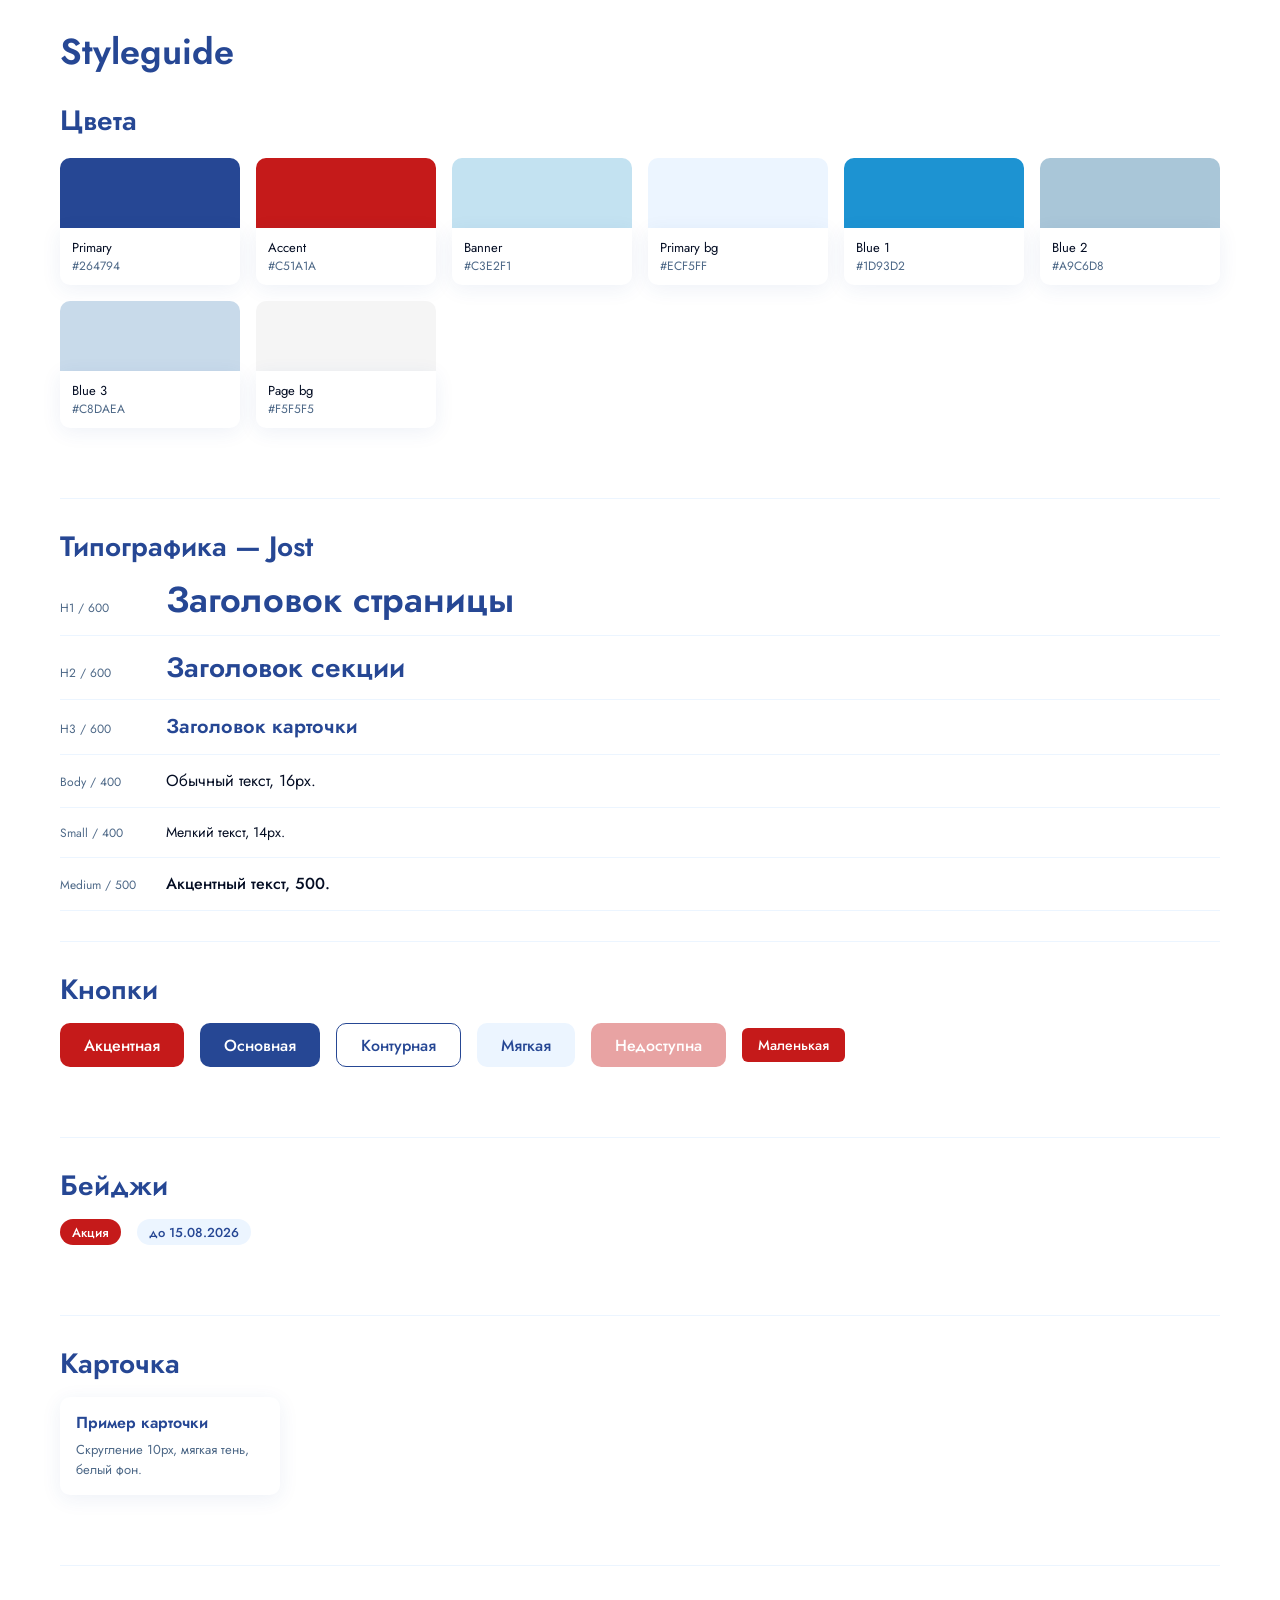
<file: design-system.html>
<!doctype html>
<html lang="ru">
<head>
  <meta charset="utf-8" />
  <meta name="viewport" content="width=device-width, initial-scale=1" />
  <title>Styleguide</title>
  <meta name="robots" content="noindex, nofollow" />
  <link rel="preconnect" href="https://fonts.googleapis.com" />
  <link href="https://fonts.googleapis.com/css2?family=Jost:wght@400;500;600&display=swap" rel="stylesheet" />
  <link rel="stylesheet" href="css/tokens.css" />
  <link rel="stylesheet" href="css/base.css" />
  <link rel="stylesheet" href="css/components.css" />
  <style>
    .swatch-grid {
      display: grid;
      grid-template-columns: repeat(auto-fill, minmax(180px, 1fr));
      gap: 16px;
      margin: 20px 0 40px;
    }
    .swatch__color { height: 70px; border-radius: var(--radius-md) var(--radius-md) 0 0; }
    .swatch__label {
      background: var(--color-white);
      border-radius: 0 0 var(--radius-md) var(--radius-md);
      box-shadow: var(--shadow-card);
      padding: 10px 12px;
      font-size: 13px;
    }
    .swatch__label b { display: block; font-size: 12px; color: var(--color-muted); font-weight: 400; }
    .type-row {
      display: flex;
      align-items: baseline;
      gap: 16px;
      padding: 14px 0;
      border-bottom: 1px solid var(--color-primary-bg);
    }
    .type-row span.tag { width: 90px; flex-shrink: 0; font-size: 12px; color: var(--color-muted); }
    .btn-row, .badge-row, .card-row { display: flex; gap: 16px; flex-wrap: wrap; align-items: center; margin: 16px 0 40px; }
    section.block { padding: 30px 0; border-bottom: 1px solid var(--color-primary-bg); }
    .mini-card { width: 220px; background: var(--color-white); border-radius: var(--radius-md); box-shadow: var(--shadow-card); padding: 16px; }
    .mini-card h3 { font-size: 16px; margin-bottom: 6px; }
    .mini-card p { font-size: 13px; color: var(--color-muted); }
  </style>
</head>
<body>
  <main class="container" style="padding-top: 30px; padding-bottom: 60px;">
    <h1>Styleguide</h1>

    <section class="block">
      <h2>Цвета</h2>
      <div class="swatch-grid">
        <div class="swatch"><div class="swatch__color" style="background: var(--color-primary)"></div><div class="swatch__label">Primary<b>#264794</b></div></div>
        <div class="swatch"><div class="swatch__color" style="background: var(--color-accent)"></div><div class="swatch__label">Accent<b>#C51A1A</b></div></div>
        <div class="swatch"><div class="swatch__color" style="background: var(--color-banner)"></div><div class="swatch__label">Banner<b>#C3E2F1</b></div></div>
        <div class="swatch"><div class="swatch__color" style="background: var(--color-primary-bg)"></div><div class="swatch__label">Primary bg<b>#ECF5FF</b></div></div>
        <div class="swatch"><div class="swatch__color" style="background: var(--color-blue-1)"></div><div class="swatch__label">Blue 1<b>#1D93D2</b></div></div>
        <div class="swatch"><div class="swatch__color" style="background: var(--color-blue-2)"></div><div class="swatch__label">Blue 2<b>#A9C6D8</b></div></div>
        <div class="swatch"><div class="swatch__color" style="background: var(--color-blue-3)"></div><div class="swatch__label">Blue 3<b>#C8DAEA</b></div></div>
        <div class="swatch"><div class="swatch__color" style="background: var(--color-page-bg)"></div><div class="swatch__label">Page bg<b>#F5F5F5</b></div></div>
      </div>
    </section>

    <section class="block">
      <h2>Типографика — Jost</h2>
      <div class="type-row"><span class="tag">H1 / 600</span><h1 style="margin:0">Заголовок страницы</h1></div>
      <div class="type-row"><span class="tag">H2 / 600</span><h2 style="margin:0">Заголовок секции</h2></div>
      <div class="type-row"><span class="tag">H3 / 600</span><h3 style="margin:0">Заголовок карточки</h3></div>
      <div class="type-row"><span class="tag">Body / 400</span><p style="margin:0">Обычный текст, 16px.</p></div>
      <div class="type-row"><span class="tag">Small / 400</span><p style="margin:0; font-size:14px">Мелкий текст, 14px.</p></div>
      <div class="type-row"><span class="tag">Medium / 500</span><p style="margin:0; font-weight:500">Акцентный текст, 500.</p></div>
    </section>

    <section class="block">
      <h2>Кнопки</h2>
      <div class="btn-row">
        <button class="btn btn-accent">Акцентная</button>
        <button class="btn btn-primary">Основная</button>
        <button class="btn btn-outline">Контурная</button>
        <button class="btn btn-ghost">Мягкая</button>
        <button class="btn btn-accent" disabled>Недоступна</button>
        <button class="btn btn-accent btn-sm">Маленькая</button>
      </div>
    </section>

    <section class="block">
      <h2>Бейджи</h2>
      <div class="badge-row">
        <span class="badge badge-accent">Акция</span>
        <span class="badge badge-muted">до 15.08.2026</span>
      </div>
    </section>

    <section class="block">
      <h2>Карточка</h2>
      <div class="card-row">
        <div class="mini-card">
          <h3>Пример карточки</h3>
          <p>Скругление 10px, мягкая тень, белый фон.</p>
        </div>
      </div>
    </section>
  </main>
</body>
</html>
</file>
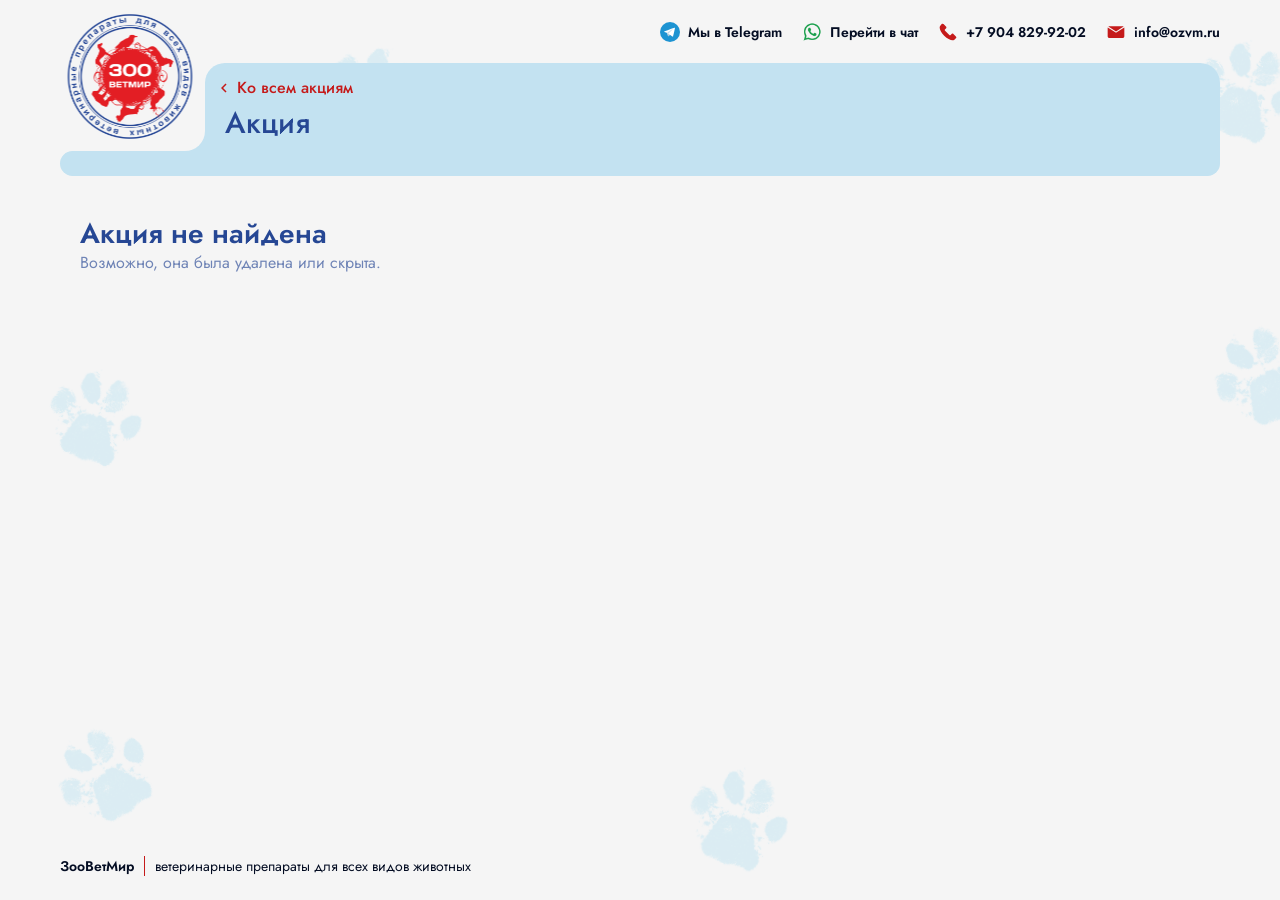
<file: promotion.html>
<!doctype html>
<html lang="ru">
<head>
  <meta charset="utf-8" />
  <meta name="viewport" content="width=device-width, initial-scale=1" />
  <title>Акция | ЗооВетМир</title>
  <link rel="preconnect" href="https://fonts.googleapis.com" />
  <link href="https://fonts.googleapis.com/css2?family=Jost:wght@400;500;600&display=swap" rel="stylesheet" />
  <link rel="stylesheet" href="/css/tokens.css" />
  <link rel="stylesheet" href="/css/base.css" />
  <link rel="stylesheet" href="/css/components.css" />
</head>
<body>
  <div class="page-shell">
    <div class="page-main">
      <header class="site-header">
        <div class="site-header__top">
          <nav class="site-header__contacts">
            <a class="site-header__contact" href="https://t.me/zoovetmir" target="_blank" rel="noopener">
              <svg width="20" height="20" viewBox="0 0 240 240" xmlns="http://www.w3.org/2000/svg">
                <circle cx="120" cy="120" r="120" fill="#1D93D2" />
                <path d="M81.229,128.772l14.237,39.406s1.78,3.687,3.686,3.687,30.255-29.492,30.255-29.492l31.525-60.89L81.737,118.6Z" fill="#C8DAEA" />
                <path d="M100.106,138.878l-2.733,29.046s-1.144,8.9,7.754,0,17.415-15.763,17.415-15.763" fill="#A9C6D8" />
                <path d="M81.486,130.178,52.2,120.636s-3.5-1.42-2.373-4.64c.232-.664.7-1.229,2.1-2.2,6.489-4.523,120.106-45.36,120.106-45.36s3.208-1.081,5.1-.362a2.766,2.766,0,0,1,1.885,2.055,9.357,9.357,0,0,1,.254,2.585c-.009.752-.1,1.449-.169,2.542-.692,11.165-21.4,94.493-21.4,94.493s-1.239,4.876-5.678,5.043A8.13,8.13,0,0,1,146.1,172.5c-8.711-7.493-38.819-27.727-45.472-32.177a1.27,1.27,0,0,1-.546-.9c-.093-.469.417-1.05.417-1.05s52.426-46.6,53.821-51.492c.108-.379-.3-.566-.848-.4-3.482,1.281-63.844,39.4-70.506,43.607A3.21,3.21,0,0,1,81.486,130.178Z" fill="#FFF" />
              </svg>
              <span class="site-header__contact-label">Мы в Telegram</span>
            </a>
            <a class="site-header__contact" href="https://wa.me/79048299202" target="_blank" rel="noopener">
              <img src="/img/whatsapp.png" alt="" width="20" height="20" />
              <span class="site-header__contact-label">Перейти в чат</span>
            </a>
            <a class="site-header__contact" href="tel:+79048299202">
              <svg width="20" height="20" viewBox="0 0 24 24" fill="none" xmlns="http://www.w3.org/2000/svg">
                <path d="M5.51348 2.00023C4.98112 2.01182 4.75082 2.17686 4.43241 2.54076L2.54053 4.7029C2.1451 5.15483 2 5.85953 2 6.59477C2 9.0496 3.84676 13.0354 7.40535 16.5947C10.9646 20.1533 14.9504 22 17.4052 22C18.1405 22 18.8452 21.8549 19.2971 21.4595L21.4593 19.5676C21.8231 19.2492 21.9882 19.0189 21.9998 18.4865C22.0083 18.0945 21.7759 17.7221 21.4593 17.4055L18.4863 14.4325C18.1527 14.0989 17.8659 13.892 17.4052 13.892C16.9261 13.892 16.6194 14.1373 16.3242 14.4325L15.2431 15.5136C14.7479 15.9906 14.378 16.0269 13.8918 15.7839L8.21615 10.1083C7.97307 9.62201 8.00943 9.25215 8.48642 8.75691L9.56749 7.67584C9.86273 7.3806 10.108 7.07393 10.108 6.59477C10.108 6.13406 9.90115 5.84737 9.56749 5.5137L6.59455 2.54076C6.27788 2.2241 5.90551 1.9917 5.51348 2.00023Z" fill="#C51A1A" />
              </svg>
              <span class="site-header__contact-label">+7 904 829‑92‑02</span>
            </a>
            <a class="site-header__contact" href="mailto:info@ozvm.ru">
              <svg width="20" height="20" viewBox="0 0 24 24" fill="none" xmlns="http://www.w3.org/2000/svg">
                <path fillRule="evenodd" clipRule="evenodd" d="M2.84653 5.43662C3.21707 5.15536 3.67243 5 4.14296 5H19.8572C20.3278 5 20.7831 5.15536 21.1537 5.43662L12.0001 11.2947L2.84653 5.43662ZM21.9375 6.63038C21.9786 6.79734 22 6.96878 22 7.14288V17.1429C22 17.7116 21.7741 18.2563 21.3723 18.6581C20.9705 19.0598 20.4259 19.2857 19.8571 19.2857H4.14286C3.5741 19.2857 3.02946 19.0598 2.62768 18.6581C2.2259 18.2563 2 17.7116 2 17.1429V7.14288C2 6.96877 2.02143 6.79735 2.0625 6.63038L11.6152 12.7447C11.85 12.8947 12.15 12.8947 12.3848 12.7447L21.9375 6.63038Z" fill="#C51A1A" />
              </svg>
              <span class="site-header__contact-label">info@ozvm.ru</span>
            </a>
          </nav>
        </div>

        <div class="site-header__banner">
          <div class="site-header__notch">
            <img class="site-header__logo" src="/img/miniLogo.svg" alt="ЗооВетМир" />
            <div class="site-header__notch-a"></div>
            <div class="site-header__notch-b"></div>
            <div class="site-header__title-bar site-header__title-bar--detail">
              <a class="site-header__back" href="/stock">
                <svg width="18" height="18" viewBox="0 0 24 24" fill="none" xmlns="http://www.w3.org/2000/svg">
                  <path fillRule="evenodd" clipRule="evenodd" d="M15.4 7.4L14 6L8 12L14 18L15.4 16.6L10.8 12L15.4 7.4Z" fill="#C51A1A" />
                </svg>
                Ко всем акциям
              </a>
              <h1 class="site-header__title" id="promo-title">Акция</h1>
            </div>
          </div>
          <div class="site-header__menu"></div>
        </div>
      </header>

      <main class="container" style="padding-bottom: 20px;">
        <div id="promo-content"></div>
        <div id="promo-not-found" style="display:none;">
          <h2>Акция не найдена</h2>
          <p class="text-muted">Возможно, она была удалена или скрыта.</p>
        </div>
      </main>
    </div>

    <footer class="site-footer">
      <div class="site-footer__inner">
        <span class="site-footer__brand">ЗооВетМир</span>
        <span class="site-footer__text">ветеринарные препараты для всех видов животных</span>
      </div>
    </footer>
  </div>

  <script src="/js/config.js"></script>
  <script src="/js/api.js"></script>
  <script src="/js/store.js"></script>
  <script src="/js/promotion.js"></script>
</body>
</html>
</file>
<file: css/tokens.css>
/*
  Design tokens извлечены из основного проекта (ozvm.ru):
  - шрифт Jost (400/500/600)
  - синий/красный брендовые цвета
  Анимация лапок (UI kit/paws1-5) сюда сознательно не переносится.
*/

:root {
  --font-main: 'Jost', sans-serif;

  --color-primary: #264794;
  --color-primary-soft: rgba(38, 71, 148, 0.65);
  --color-primary-faint: rgba(38, 71, 148, 0.4);
  --color-primary-bg: #ECF5FF;

  --color-accent: #C51A1A;
  --color-accent-soft: rgba(197, 26, 26, 0.4);
  --color-accent-alt: #E21E25;

  --color-blue-1: #1D93D2;
  --color-blue-2: #A9C6D8;
  --color-blue-3: #C8DAEA;
  --color-banner: #C3E2F1;

  --color-white: #FFFFFF;
  --color-page-bg: #F5F5F5;
  --color-ink: #040D23;
  --color-muted: #4D6887;

  --radius-sm: 6px;
  --radius-md: 10px;

  --shadow-card: 0 4px 20px rgba(38, 71, 148, 0.08);

  --container-width: 1200px;
}
</file>
<file: css/base.css>
* {
  box-sizing: border-box;
  margin: 0;
  padding: 0;
}

/* Атрибут hidden должен побеждать любые display из наших стилей.
   Без этого блок с display:flex (например экран входа) не скрывается,
   потому что авторское правило приоритетнее браузерного [hidden]. */
[hidden] {
  display: none !important;
}

html, body {
  width: 100%;
  font-family: var(--font-main);
  color: var(--color-ink);
  background: var(--color-white);
  -webkit-font-smoothing: antialiased;
}

a {
  color: inherit;
  text-decoration: none;
}

img {
  max-width: 100%;
  display: block;
}

.container {
  max-width: var(--container-width);
  margin: 0 auto;
  padding: 0 20px;
}

h1, h2, h3 {
  font-weight: 600;
  color: var(--color-primary);
}

h1 { font-size: 36px; line-height: 1.2; }
h2 { font-size: 28px; line-height: 1.25; }
h3 { font-size: 20px; line-height: 1.3; }

p {
  font-size: 16px;
  line-height: 1.5;
  font-weight: 400;
  color: var(--color-ink);
}

.text-muted {
  color: var(--color-primary-soft);
}

@media (max-width: 700px) {
  h1 { font-size: 26px; }
  h2 { font-size: 22px; }
}
</file>
<file: css/components.css>
/* ---------- Page shell: полосный фон с фирменными лапками (без анимации) + футер прибит к низу ---------- */

.page-shell {
  min-height: 100vh;
  display: flex;
  flex-direction: column;
  background-color: var(--color-page-bg);
  background-image: url('../img/pawsBCG.svg');
  background-size: cover;
  background-repeat: repeat;
}

/* Плоский промежуточный блок: обычный flex-item без auto-отступов,
   поэтому спокойно растягивается на всю ширину (в отличие от .container,
   у которого margin:auto — если посадить .container прямо в page-shell,
   flex по кросс-оси перестаёт растягивать элемент и сжимает его до контента).
   Паддинг задан через clamp(), поэтому не обнуляется скачком на брейкпоинтах
   (в этом была причина "прилипания к верху" при сужении окна). */
.page-main {
  padding: clamp(8px, 2vw, 10px) clamp(16px, 6vw, 60px) 0;
}

/* ---------- Site header: лого + контакты + скруглённый баннер с заголовком ---------- */

.site-header {
  /* Вся геометрия шапки выведена из этих переменных и масштабируется ПЛАВНО
     (clamp), без скачков по breakpoint. */
  --logo-w: clamp(64px, 8px + 15vw, 140px);
  --logo-h: clamp(58px, 7px + 13vw, 125px);
  --notch-w: calc(var(--logo-w) + 5px);
  --notch-h: clamp(56px, 30px + 8vw, 88px);
  --notch-radius: clamp(12px, 1vw + 8px, 20px);
  /* зазор между низом логотипа и низом выреза */
  --logo-gap: clamp(6px, 1vw, 12px);
  /* насколько логотип торчит выше верхней кромки выреза */
  --logo-rise: calc(var(--logo-h) - var(--notch-h) + var(--logo-gap));

  position: relative;
  display: flex;
  flex-direction: column;
  width: 100%;
  margin-bottom: clamp(24px, 4vw, 40px);
}

/* Логотип привязан к НИЗУ выреза, а не к верху шапки: вырез и логотип
   масштабируются разными формулами, и фиксированный top их рассинхронизировал
   (логотип свисал в нижнюю голубую полосу). Теперь он сидит в вырезе на любой ширине. */
.site-header__logo {
  position: absolute;
  left: 0;
  bottom: var(--logo-gap);
  z-index: 3;
  width: var(--logo-w);
  height: var(--logo-h);
}

/* Строка контактов заодно резервирует место под «выступающую» часть логотипа,
   чтобы он не упирался в верх страницы (10px — margin-top баннера). */
.site-header__top {
  display: flex;
  justify-content: flex-end;
  min-height: max(28px, calc(var(--logo-rise) - 10px + 4px));
}

.site-header__contacts {
  display: flex;
  align-items: center;
  gap: 20px;
  flex-wrap: wrap;
}

.site-header__contact {
  display: flex;
  align-items: center;
  gap: 8px;
  text-decoration: none;
  color: var(--color-ink);
  font-weight: 600;
  font-size: 14px;
  white-space: nowrap;
}

.site-header__banner {
  position: relative;
  margin-top: 10px;
  width: 100%;
}

.site-header__notch {
  position: relative;
  display: flex;
  height: var(--notch-h);
  width: 100%;
}

.site-header__notch-a {
  position: absolute;
  height: var(--notch-h);
  width: var(--notch-w);
  background: var(--color-page-bg);
  border-bottom-right-radius: var(--notch-radius);
  z-index: 2;
}

.site-header__notch-b {
  position: absolute;
  height: 20px;
  width: 20px;
  background: var(--color-banner);
  bottom: 0;
  left: calc(var(--notch-w) - 20px);
  z-index: 1;
}

.site-header__title-bar {
  display: flex;
  align-items: center;
  height: 100%;
  width: 100%;
  border-top-left-radius: var(--notch-radius);
  border-top-right-radius: var(--notch-radius);
  margin: auto 0 auto var(--notch-w);
  background: var(--color-banner);
  padding-left: 20px;
}

.site-header__title {
  font-size: clamp(20px, 1vw + 17px, 32px);
  font-weight: 500;
  color: var(--color-primary);
  margin: 0;
}

.site-header__menu {
  display: flex;
  align-items: center;
  width: 100%;
  height: 25px;
  background: var(--color-banner);
  border-bottom-right-radius: var(--notch-radius);
  border-bottom-left-radius: var(--notch-radius);
  border-top-left-radius: var(--notch-radius);
}

/* Вариант шапки для страницы одной акции: ссылка «назад» + заголовок друг под другом */

.site-header__title-bar--detail {
  flex-direction: column;
  align-items: stretch;
  justify-content: flex-end;
  padding: 8px 0 10px;
}

.site-header__title-bar--detail .site-header__title {
  margin-left: 20px;
}

.site-header__back {
  display: flex;
  align-items: center;
  gap: 4px;
  font-size: 16px;
  font-weight: 500;
  color: var(--color-accent);
  text-decoration: none;
  margin: 0 0 6px 10px;
}

.site-header__back:hover {
  text-decoration: underline;
}

@media (max-width: 900px) {
  .site-header__contact-label { display: none; }
}

/* ---------- Site footer (прибит к низу через margin-top:auto на уровне .page-shell) ---------- */

.site-footer {
  margin-top: auto;
  padding: 20px clamp(16px, 6vw, 60px) 24px;
}

.site-footer__inner {
  display: flex;
  align-items: center;
  gap: 10px;
  font-size: 14px;
  color: var(--color-ink);
}

.site-footer__brand {
  border-right: 1px solid var(--color-accent);
  padding-right: 10px;
  font-weight: 600;
}

.site-footer__text {
  padding-left: 0;
}

/* ---------- Buttons ---------- */

.btn {
  display: inline-flex;
  align-items: center;
  justify-content: center;
  gap: 8px;
  height: 44px;
  padding: 0 24px;
  border-radius: var(--radius-md);
  border: none;
  font-family: var(--font-main);
  font-size: 16px;
  font-weight: 500;
  cursor: pointer;
  transition: transform 0.15s ease, opacity 0.15s ease;
}

.btn:hover {
  opacity: 0.9;
}

.btn-accent {
  background: var(--color-accent);
  color: var(--color-white);
}

.btn-accent:disabled {
  background: var(--color-accent-soft);
  cursor: not-allowed;
}

.btn-primary {
  background: var(--color-primary);
  color: var(--color-white);
}

.btn-outline {
  background: transparent;
  color: var(--color-primary);
  border: 1px solid var(--color-primary);
}

.btn-ghost {
  background: var(--color-primary-bg);
  color: var(--color-primary);
}

.btn-sm {
  height: 34px;
  padding: 0 16px;
  font-size: 14px;
  border-radius: var(--radius-sm);
}

/* ---------- Badge ---------- */

.badge {
  display: inline-flex;
  align-items: center;
  height: 26px;
  padding: 0 12px;
  border-radius: 999px;
  font-size: 13px;
  font-weight: 500;
}

.badge-accent {
  background: var(--color-accent);
  color: var(--color-white);
}

.badge-muted {
  background: var(--color-primary-bg);
  color: var(--color-primary);
}

/* ---------- Promo tile grid ---------- */

.promo-grid {
  display: grid;
  grid-template-columns: repeat(auto-fill, minmax(280px, 1fr));
  gap: 24px 30px;
  padding: 0 0 40px;
}

.promo-tile {
  display: flex;
  flex-direction: column;
  background: var(--color-white);
  border-radius: var(--radius-md);
  box-shadow: var(--shadow-card);
  overflow: hidden;
  transition: transform 0.3s ease, box-shadow 0.3s ease;
  cursor: pointer;
}

.promo-tile:hover {
  transform: translateY(-4px);
  box-shadow: 0 10px 30px rgba(38, 71, 148, 0.15);
}

/* 16:9 — то же соотношение, что в редакторе кадрирования и у обложки,
   поэтому выбранный админом кадр показывается без дополнительной обрезки. */
.promo-tile__img {
  width: 100%;
  aspect-ratio: 16 / 9;
  object-fit: cover;
  background: var(--color-primary-bg);
}

.promo-tile__body {
  display: flex;
  flex-direction: column;
  gap: 10px;
  padding: 20px;
  flex: 1;
}

.promo-tile__badge-row {
  display: flex;
  justify-content: space-between;
  align-items: center;
}

.promo-tile__title {
  font-size: 20px;
  font-weight: 600;
  color: var(--color-primary);
}

.promo-tile__desc {
  font-size: 14px;
  font-weight: 400;
  color: var(--color-muted);
  overflow: hidden;
  text-overflow: ellipsis;
  display: -webkit-box;
  -webkit-line-clamp: 3;
  -webkit-box-orient: vertical;
  flex: 1;
}

.promo-tile__footer {
  display: flex;
  justify-content: space-between;
  align-items: center;
  margin-top: auto;
}

.promo-empty {
  text-align: center;
  padding: 80px 20px;
  color: var(--color-primary-soft);
}

/* ---------- Promo detail page ---------- */

.promo-detail__hero {
  width: 100%;
  aspect-ratio: 16 / 9;
  max-height: 620px;
  object-fit: cover;
  border-radius: var(--radius-md);
  background: var(--color-primary-bg);
  margin-bottom: 30px;
}

.promo-detail__meta {
  display: flex;
  gap: 12px;
  align-items: center;
  margin-bottom: 16px;
}

.promo-detail__text {
  max-width: 760px;
  margin-top: 20px;
  white-space: pre-line;
}

.back-link {
  display: inline-flex;
  align-items: center;
  gap: 8px;
  font-size: 14px;
  color: var(--color-primary);
  margin-bottom: 20px;
}

.back-link:hover {
  text-decoration: underline;
}

/* ---------- Admin: экран входа ---------- */

.login-screen {
  min-height: 100vh;
  display: flex;
  align-items: center;
  justify-content: center;
  padding: 20px;
  /* Белый фон и лапки плиткой: background-size меньше исходных 1418×894,
     поэтому рисунок повторяется и лапок на экране заметно больше,
     чем при cover (там картинка растягивалась на весь экран целиком). */
  background-color: var(--color-white);
  background-image: url('../img/pawsLogin.svg');
  background-size: 560px auto;
  background-repeat: repeat;
}

.login-card {
  width: 100%;
  max-width: 380px;
  display: flex;
  flex-direction: column;
  gap: 16px;
  background: var(--color-white);
  border-radius: var(--radius-md);
  /* Фон теперь белый, поэтому карточке нужна более выраженная тень,
     иначе она сливается с подложкой. */
  box-shadow: 0 12px 40px rgba(38, 71, 148, 0.16);
  padding: 32px;
  text-align: left;
}

.login-card__logo {
  width: 72px;
  height: 64px;
  align-self: center;
}

.login-card__title {
  font-size: 24px;
  text-align: center;
  margin: 0;
}

.login-card__subtitle {
  font-size: 14px;
  color: var(--color-muted);
  text-align: center;
  margin: -12px 0 4px;
}

.login-card__error {
  font-size: 13px;
  color: var(--color-accent);
  background: rgba(197, 26, 26, 0.08);
  border-radius: var(--radius-sm);
  padding: 8px 12px;
}

.login-card__hint {
  font-size: 12px;
  color: var(--color-muted);
  text-align: center;
  margin: 0;
}

/* ---------- Admin ---------- */

.admin-bar {
  background: var(--color-primary);
  color: var(--color-white);
}

.admin-bar__inner {
  display: flex;
  align-items: center;
  justify-content: space-between;
  gap: 16px;
  min-height: 60px;
  flex-wrap: wrap;
  padding-top: 10px;
  padding-bottom: 10px;
}

.admin-bar__title {
  font-weight: 600;
  font-size: 16px;
}

.admin-bar__actions {
  display: flex;
  align-items: center;
  gap: 10px;
}

.btn-outline-light {
  background: transparent;
  color: var(--color-white);
  border: 1px solid rgba(255, 255, 255, 0.5);
}

.admin-layout {
  display: grid;
  grid-template-columns: 1fr 380px;
  gap: 30px;
  padding: 30px 0 60px;
  align-items: start;
}

/* ---------- Admin: выбор изображения ---------- */

.image-picker {
  display: flex;
  flex-direction: column;
  gap: 10px;
}

.image-picker__preview {
  width: 100%;
  aspect-ratio: 16 / 9;
  border-radius: var(--radius-sm);
  border: 1px dashed var(--color-blue-3);
  background: var(--color-primary-bg);
  display: flex;
  align-items: center;
  justify-content: center;
  overflow: hidden;
}

.image-picker__preview img {
  width: 100%;
  height: 100%;
  object-fit: cover;
}

.image-picker__empty {
  font-size: 13px;
  color: var(--color-primary-soft);
}

.image-picker__actions {
  display: flex;
  flex-wrap: wrap;
  gap: 8px;
}

/* Кнопок три, а колонка узкая — не даём подписям ломаться на две строки */
.image-picker__actions .btn {
  white-space: nowrap;
  padding: 0 12px;
}

.image-picker__gallery-label {
  font-size: 12px;
  color: var(--color-muted);
}

/* Готовые картинки — одной лентой со стрелками, а не сеткой в несколько
   рядов: в лендинге их почти два десятка, сетка занимала пол-формы. */
.image-picker__slider {
  display: flex;
  align-items: center;
  gap: 6px;
  min-width: 0;
}

.image-picker__gallery {
  display: flex;
  gap: 6px;
  overflow-x: auto;
  scroll-snap-type: x proximity;
  padding-bottom: 4px;
  scrollbar-width: thin;
  scrollbar-color: var(--color-blue-3) transparent;
}

.image-picker__gallery::-webkit-scrollbar {
  height: 6px;
}

.image-picker__gallery::-webkit-scrollbar-thumb {
  background: var(--color-blue-3);
  border-radius: 3px;
}

.image-picker__arrow {
  display: none;
  place-items: center;
  flex-shrink: 0;
  width: 26px;
  height: 62px;
  padding: 0;
  border: 1px solid var(--color-blue-3);
  border-radius: var(--radius-sm);
  background: var(--color-white);
  color: var(--color-primary);
  cursor: pointer;
}

/* Стрелки нужны, только если лента длиннее видимой части */
.image-picker__slider.is-scrollable .image-picker__arrow {
  display: grid;
}

.image-picker__arrow:hover:not(:disabled) {
  background: var(--color-primary);
  color: var(--color-white);
}

.image-picker__arrow:disabled {
  opacity: 0.3;
  cursor: default;
}

.image-picker__thumb {
  flex: 0 0 auto;
  width: 62px;
  height: 62px;
  scroll-snap-align: start;
  border-radius: var(--radius-sm);
  overflow: hidden;
  border: 2px solid transparent;
  cursor: pointer;
  padding: 0;
  background: none;
}

.image-picker__thumb img {
  width: 100%;
  height: 100%;
  object-fit: cover;
  display: block;
}

.image-picker__thumb.is-selected {
  border-color: var(--color-accent);
}

.admin-table__thumb {
  width: 56px;
  height: 40px;
  object-fit: cover;
  border-radius: 4px;
  background: var(--color-primary-bg);
  flex-shrink: 0;
}

.admin-table__promo {
  display: flex;
  align-items: center;
  gap: 10px;
}

/* ---------- Редактор кадрирования ---------- */

.cropper {
  display: none;
  position: fixed;
  inset: 0;
  z-index: 1000;
  background: rgba(4, 13, 35, 0.6);
  align-items: center;
  justify-content: center;
  padding: 20px;
}

.cropper.is-open {
  display: flex;
}

.cropper__dialog {
  width: 100%;
  max-width: 560px;
  background: var(--color-white);
  border-radius: var(--radius-md);
  box-shadow: 0 20px 60px rgba(4, 13, 35, 0.3);
  padding: 24px;
  display: flex;
  flex-direction: column;
  gap: 14px;
}

.cropper__header {
  display: flex;
  align-items: center;
  justify-content: space-between;
}

.cropper__title {
  margin: 0;
  font-size: 20px;
}

.cropper__close {
  border: none;
  background: none;
  font-size: 28px;
  line-height: 1;
  color: var(--color-muted);
  cursor: pointer;
  padding: 0 4px;
}

.cropper__close:hover {
  color: var(--color-accent);
}

.cropper__hint {
  font-size: 13px;
  color: var(--color-muted);
  margin: 0;
}

/* Рамка задаёт итоговое соотношение сторон: что попало в неё — то и сохранится */
.cropper__viewport {
  position: relative;
  width: 100%;
  aspect-ratio: 16 / 9;
  overflow: hidden;
  border-radius: var(--radius-sm);
  background: var(--color-primary-bg);
  cursor: grab;
  touch-action: none;
  user-select: none;
}

.cropper__viewport:active {
  cursor: grabbing;
}

.cropper__image {
  position: absolute;
  top: 0;
  left: 0;
  transform-origin: 0 0;
  max-width: none;
  pointer-events: none;
}

.cropper__zoom {
  display: flex;
  align-items: center;
  gap: 12px;
}

.cropper__zoom-label {
  font-size: 13px;
  font-weight: 500;
  color: var(--color-primary);
  flex-shrink: 0;
}

.cropper__zoom input {
  flex: 1;
  accent-color: var(--color-accent);
}

.cropper__actions {
  display: flex;
  gap: 10px;
}

@media (max-width: 900px) {
  .admin-layout {
    grid-template-columns: 1fr;
  }
}

.admin-table {
  width: 100%;
  border-collapse: collapse;
  background: var(--color-white);
  border-radius: var(--radius-md);
  overflow: hidden;
  box-shadow: var(--shadow-card);
}

.admin-table th,
.admin-table td {
  text-align: left;
  padding: 12px 16px;
  font-size: 14px;
  border-bottom: 1px solid var(--color-primary-bg);
}

.admin-table th {
  background: var(--color-primary-bg);
  color: var(--color-primary);
  font-weight: 600;
}

.admin-table tr:last-child td {
  border-bottom: none;
}

.admin-table__actions {
  display: flex;
  gap: 8px;
}

.admin-form {
  display: flex;
  flex-direction: column;
  gap: 14px;
  background: var(--color-white);
  border-radius: var(--radius-md);
  box-shadow: var(--shadow-card);
  padding: 24px;
  position: sticky;
  top: 20px;
}

.field {
  display: flex;
  flex-direction: column;
  gap: 6px;
}

.field label {
  font-size: 13px;
  font-weight: 500;
  color: var(--color-primary);
}

.field input,
.field textarea {
  font-family: var(--font-main);
  font-size: 14px;
  padding: 10px 12px;
  border: 1px solid var(--color-blue-3);
  border-radius: var(--radius-sm);
  color: var(--color-ink);
  background: var(--color-white);
}

.field input:focus,
.field textarea:focus {
  outline: none;
  border-color: var(--color-primary);
}

.field textarea {
  resize: vertical;
  min-height: 90px;
}

.field-row {
  display: flex;
  gap: 10px;
}

.field-row .field {
  flex: 1;
}

.checkbox-field {
  flex-direction: row;
  align-items: center;
  gap: 8px;
}

.form-actions {
  display: flex;
  gap: 10px;
  margin-top: 4px;
}

.pill-toggle {
  display: inline-flex;
  align-items: center;
  gap: 6px;
  font-size: 13px;
  color: var(--color-muted);
}


/* ---------- Admin: переключатель разделов в шапке ---------- */

.admin-bar__brand {
  display: flex;
  align-items: center;
  gap: 16px;
  flex-wrap: wrap;
}

.admin-switch {
  display: inline-flex;
  padding: 3px;
  border-radius: 999px;
  background: rgba(255, 255, 255, 0.16);
}

.admin-switch__btn {
  font-family: var(--font-main);
  font-size: 14px;
  font-weight: 500;
  line-height: 1;
  padding: 8px 18px;
  border: none;
  border-radius: 999px;
  background: transparent;
  color: rgba(255, 255, 255, 0.8);
  cursor: pointer;
  transition: background 0.2s ease, color 0.2s ease;
}

.admin-switch__btn:hover {
  color: var(--color-white);
}

.admin-switch__btn.is-active {
  background: var(--color-white);
  color: var(--color-primary);
}

/* ---------- Admin: редактор розницы ---------- */

.editor-head {
  display: flex;
  align-items: flex-end;
  justify-content: space-between;
  gap: 20px;
  flex-wrap: wrap;
  padding-top: 30px;
}

.editor-head h1 {
  margin: 0;
}

.editor-head__actions {
  display: flex;
  align-items: center;
  gap: 10px;
  flex-wrap: wrap;
}

.editor-status {
  font-size: 13px;
  color: var(--color-muted);
}

.editor-status--ok {
  color: var(--color-primary);
}

.editor-status--warn,
.editor-status--error {
  color: var(--color-accent);
}

/* Слева список секций страницы, справа формы выбранной секции. */
.editor {
  display: grid;
  grid-template-columns: 210px 1fr;
  gap: 24px;
  padding: 24px 0 60px;
  align-items: start;
}

.editor-tabs {
  display: flex;
  flex-direction: column;
  gap: 2px;
  background: var(--color-white);
  border-radius: var(--radius-md);
  box-shadow: var(--shadow-card);
  padding: 8px;
  position: sticky;
  top: 20px;
}

.editor-tab {
  font-family: var(--font-main);
  font-size: 14px;
  text-align: left;
  padding: 10px 14px;
  border: none;
  border-radius: var(--radius-sm);
  background: transparent;
  color: var(--color-ink);
  cursor: pointer;
  transition: background 0.15s ease, color 0.15s ease;
}

.editor-tab:hover {
  background: var(--color-primary-bg);
}

.editor-tab.is-active {
  background: var(--color-primary);
  color: var(--color-white);
}

.editor-panels {
  min-width: 0;
}

.editor-panel {
  display: flex;
  flex-direction: column;
  gap: 20px;
}

.editor-block {
  background: var(--color-white);
  border-radius: var(--radius-md);
  box-shadow: var(--shadow-card);
  padding: 22px;
}

.editor-block__head {
  display: flex;
  align-items: center;
  justify-content: space-between;
  gap: 12px;
  flex-wrap: wrap;
}

.editor-block__title {
  margin: 0;
  font-size: 17px;
}

.editor-block__hint {
  margin: 8px 0 0;
  font-size: 13px;
  color: var(--color-muted);
}

.editor-block__body {
  display: flex;
  flex-direction: column;
  gap: 14px;
  margin-top: 16px;
}

/* Один повторяющийся блок страницы: баннер, карточка, шаг и т.д. */
.editor-item {
  border: 1px solid var(--color-blue-3);
  border-radius: var(--radius-md);
  margin-top: 14px;
  overflow: hidden;
}

.editor-item__bar {
  display: flex;
  align-items: center;
  gap: 10px;
  padding: 10px 14px;
  background: var(--color-primary-bg);
}

.editor-item__num {
  display: grid;
  place-items: center;
  flex-shrink: 0;
  width: 24px;
  height: 24px;
  border-radius: 50%;
  background: var(--color-primary);
  color: var(--color-white);
  font-size: 13px;
  font-weight: 600;
}

.editor-item__name {
  flex: 1;
  min-width: 0;
  font-size: 14px;
  font-weight: 500;
  color: var(--color-primary);
  overflow: hidden;
  text-overflow: ellipsis;
  white-space: nowrap;
}

.editor-item__tools {
  display: flex;
  gap: 6px;
  flex-shrink: 0;
}

.editor-item__tool {
  font-family: var(--font-main);
  font-size: 14px;
  line-height: 1;
  width: 28px;
  height: 28px;
  border: 1px solid var(--color-blue-3);
  border-radius: var(--radius-sm);
  background: var(--color-white);
  color: var(--color-primary);
  cursor: pointer;
}

.editor-item__tool:hover:not(:disabled) {
  background: var(--color-primary);
  color: var(--color-white);
}

.editor-item__tool:disabled {
  opacity: 0.35;
  cursor: default;
}

.editor-item__tool--danger:hover:not(:disabled) {
  background: var(--color-accent);
  border-color: var(--color-accent);
}

.editor-item__body {
  display: flex;
  flex-direction: column;
  gap: 14px;
  padding: 16px 14px;
}

/* Подсказка под полем и выпадающий список — их не было в форме акций. */
.field__hint {
  font-size: 12px;
  color: var(--color-muted);
}

.field select {
  font-family: var(--font-main);
  font-size: 14px;
  padding: 10px 12px;
  border: 1px solid var(--color-blue-3);
  border-radius: var(--radius-sm);
  color: var(--color-ink);
  background: var(--color-white);
}

.field select:focus {
  outline: none;
  border-color: var(--color-primary);
}

@media (max-width: 860px) {
  .editor {
    grid-template-columns: 1fr;
  }

  .editor-tabs {
    position: static;
    flex-direction: row;
    flex-wrap: wrap;
  }
}

@media (max-width: 560px) {
  .field-row {
    flex-direction: column;
  }
}
</file>
<file: landing/css/tokens.css>
/*
  Дизайн-система ЗооВетМир — перенесена из основного проекта (ozvm.ru).
  Цвета и шрифт взяты как есть; добавлены только производные оттенки
  и шкала отступов, чтобы вёрстка landing-страницы была согласованной.
*/

:root {
  --font-main: 'Jost', sans-serif;

  /* Три цвета основного проекта и больше ничего:
     тёмно-синий — весь текст и акценты, голубой — плашки
     (шапка каталога на ozvm.ru), красный — действия. */
  --color-primary: #264794;
  --color-primary-soft: rgba(38, 71, 148, 0.65);
  --color-primary-faint: rgba(38, 71, 148, 0.45);
  --color-primary-bg: #ECF5FF;

  --color-accent: #C51A1A;
  --color-accent-dark: #A81616;
  --color-accent-soft: rgba(197, 26, 26, 0.4);

  --color-blue-1: #264794;
  --color-blue-2: #A9C6D8;
  --color-blue-3: #C8DAEA;
  --color-banner: #C3E2F1;

  --color-white: #FFFFFF;
  --color-page-bg: #F5F5F5;
  --color-ink: #040D23;
  --color-muted: #4D6887;
  --color-line: #E3ECF7;

  --radius-sm: 6px;
  --radius-md: 10px;
  --radius-lg: 20px;

  --shadow-card: 0 4px 20px rgba(38, 71, 148, 0.10);
  --shadow-card-hover: 0 14px 36px rgba(38, 71, 148, 0.18);

  /* Единая шкала отступов между секциями */
  --section-gap: clamp(48px, 7vw, 92px);
  --gutter: clamp(16px, 5vw, 60px);

  --container: 1320px;
}
</file>
<file: landing/css/base.css>
*,
*::before,
*::after {
  box-sizing: border-box;
  margin: 0;
  padding: 0;
}

[hidden] {
  display: none !important;
}

html {
  scroll-behavior: smooth;
}

body {
  font-family: var(--font-main);
  font-weight: 400;
  color: var(--color-ink);
  background: var(--color-page-bg);
  -webkit-font-smoothing: antialiased;
  text-rendering: optimizeLegibility;
  overflow-x: hidden;
}

img,
svg {
  display: block;
  max-width: 100%;
}

a {
  color: inherit;
  text-decoration: none;
}

button {
  font: inherit;
  color: inherit;
}

ul {
  list-style: none;
}

/* Видимый фокус с клавиатуры — в основном проекте его не было,
   это одно из точечных улучшений доступности. */
:focus-visible {
  outline: 2px solid var(--color-accent);
  outline-offset: 3px;
  border-radius: 4px;
}

.container {
  width: 100%;
  max-width: var(--container);
  margin: 0 auto;
  padding-inline: var(--gutter);
}

/* ---------- Типографика ---------- */

h1, h2, h3, h4 {
  font-weight: 600;
  color: var(--color-primary);
  line-height: 1.18;
  letter-spacing: -0.01em;
}

h1 { font-size: clamp(32px, 4.2vw, 56px); }
h2 { font-size: clamp(27px, 3vw, 42px); }
h3 { font-size: clamp(20px, 1.5vw, 24px); }

p {
  font-size: clamp(17px, 1.15vw, 19px);
  line-height: 1.6;
}

.text-muted {
  color: var(--color-muted);
}

/* ---------- Заголовок секции ---------- */

.section {
  padding-block: var(--section-gap);
  position: relative;
}

.section--tinted {
  background: var(--color-white);
}

.section__head {
  display: flex;
  align-items: flex-end;
  justify-content: space-between;
  gap: 20px;
  flex-wrap: wrap;
  margin-bottom: clamp(24px, 3vw, 44px);
}

.section__titles {
  max-width: 720px;
}

.section__kicker {
  display: inline-flex;
  align-items: center;
  gap: 8px;
  font-size: 15px;
  font-weight: 600;
  letter-spacing: 0.08em;
  text-transform: uppercase;
  color: var(--color-accent);
  margin-bottom: 10px;
}

.section__kicker::before {
  content: '';
  width: 22px;
  height: 2px;
  background: var(--color-accent);
  border-radius: 2px;
}

.section__lead {
  margin-top: 12px;
  color: var(--color-muted);
  max-width: 640px;
}

/* ---------- Кнопки ---------- */

.btn {
  display: inline-flex;
  align-items: center;
  justify-content: center;
  gap: 10px;
  min-height: 52px;
  padding: 0 28px;
  border: 1px solid transparent;
  border-radius: var(--radius-md);
  font-size: 18px;
  font-weight: 500;
  cursor: pointer;
  white-space: nowrap;
  transition: background-color 0.2s ease, color 0.2s ease,
              border-color 0.2s ease, transform 0.15s ease;
}

.btn:active {
  transform: translateY(1px);
}

.btn-accent {
  background: var(--color-accent);
  color: var(--color-white);
}

.btn-accent:hover {
  background: var(--color-accent-dark);
}

.btn-outline {
  background: transparent;
  color: var(--color-primary);
  border-color: var(--color-primary);
}

.btn-outline:hover {
  background: var(--color-primary);
  color: var(--color-white);
}

/* Контурная кнопка на тёмной/фотографической подложке */
.btn-light {
  background: var(--color-white);
  color: var(--color-primary);
  border-color: var(--color-line);
}

.btn-light:hover {
  background: var(--color-primary-bg);
}

.btn-sm {
  min-height: 42px;
  padding: 0 18px;
  font-size: 17px;
}

/* ---------- Бейджи ---------- */

.badge {
  display: inline-flex;
  align-items: center;
  height: 26px;
  padding: 0 12px;
  border-radius: 999px;
  font-size: 14px;
  font-weight: 600;
  letter-spacing: 0.02em;
}

.badge-accent {
  background: var(--color-accent);
  color: var(--color-white);
}

.badge-blue {
  background: var(--color-primary-bg);
  color: var(--color-primary);
}

.badge-stock {
  background: var(--color-banner);
  color: var(--color-blue-1);
}
</file>
<file: landing/css/landing.css>
/* =========================================================
   Анимация лапок — перенос из основного проекта
   (ozvm.ru/src/components/UI kit/paws1…paws5)

   В оригинале шаг задавался таймером в JS: каждые 2 секунды
   элементу присваивался transform: translateY(-N vh), 10 шагов по кругу,
   а мигание шло отдельной CSS-анимацией на 2.5с. Здесь то же самое
   сделано целиком на CSS: внешний элемент шагает (steps(1) даёт такие же
   мгновенные скачки, как присваивание стиля), внутренняя картинка мигает.
   Периоды 20с и 2.5с не кратны друг другу — как и в оригинале,
   поэтому лапки не выглядят синхронными.
   ========================================================= */

@keyframes pawStep {
  0%   { transform: translateY(0); }
  10%  { transform: translateY(-15vh); }
  20%  { transform: translateY(-30vh); }
  30%  { transform: translateY(-45vh); }
  40%  { transform: translateY(-60vh); }
  50%  { transform: translateY(-75vh); }
  60%  { transform: translateY(-90vh); }
  70%  { transform: translateY(-105vh); }
  80%  { transform: translateY(-120vh); }
  90%  { transform: translateY(-135vh); }
  100% { transform: translateY(-135vh); }
}

@keyframes pawFade {
  0%   { opacity: 0; }
  33%  { opacity: var(--paw-opacity, 0.3); }
  66%  { opacity: var(--paw-opacity, 0.3); }
  100% { opacity: 0; }
}

.paws {
  position: absolute;
  inset: 0;
  overflow: hidden;
  pointer-events: none;
  z-index: 1;
}

.paw {
  position: absolute;
  bottom: 0;
  display: block;
  animation: pawStep 20s steps(1, end) infinite;
  animation-delay: var(--paw-delay, 0s);
}

.paw img {
  width: 100%;
  height: auto;
  animation: pawFade 2.5s ease-in-out infinite;
  animation-delay: var(--paw-delay, 0s);
}

/* Размеры, позиции, задержки и прозрачность — как в оригинальных компонентах */
.paw--1 { left: 13vw; width: 120px; --paw-delay: 0.3s; --paw-opacity: 0.3; }
.paw--2 { left: 17vw; width: 180px; --paw-delay: 0s;   --paw-opacity: 0.4; }
.paw--3 { left: 55vw; width: 300px; --paw-delay: 1.3s; --paw-opacity: 0.2; }
.paw--4 { left: 52vw; width: 120px; --paw-delay: 1.6s; --paw-opacity: 0.4; }
.paw--5 { left: 70vw; width: 300px; --paw-delay: 0s;   --paw-opacity: 0.2; }

@media (max-width: 900px) {
  .paw--1 { width: 80px; }
  .paw--2 { width: 120px; }
  .paw--3 { width: 190px; }
  .paw--4 { width: 80px; }
  .paw--5 { width: 190px; }
}

/* Уважаем системную настройку «меньше движения» */
@media (prefers-reduced-motion: reduce) {
  .paw,
  .paw img {
    animation: none;
  }
  .paw img {
    opacity: var(--paw-opacity, 0.3);
  }
}

/* Мягкое появление секций при скролле (класс ставит landing.js) */
[data-reveal] {
  opacity: 0;
  transform: translateY(18px);
  transition: opacity 0.6s ease, transform 0.6s ease;
}

[data-reveal].is-visible {
  opacity: 1;
  transform: none;
}

@media (prefers-reduced-motion: reduce) {
  [data-reveal] {
    opacity: 1;
    transform: none;
    transition: none;
  }
}

/* =========================================================
   1. Шапка
   ========================================================= */

/* Кабинет партнёра — в правой части шапки, рядом с телефоном.
   Ведёт на кабинет основного проекта (ozvm.ru/lk). */
.header__lk {
  display: inline-flex;
  align-items: center;
  justify-content: center;
  flex-shrink: 0;
  gap: 8px;
  height: 42px;
  padding: 0 14px;
  border: 1px solid var(--color-primary);
  border-radius: var(--radius-md);
  background: var(--color-white);
  color: var(--color-primary);
  font-size: 16px;
  font-weight: 500;
  white-space: nowrap;
  cursor: pointer;
  transition: background-color 0.2s ease, color 0.2s ease;
}

.header__lk:hover {
  background: var(--color-primary);
  color: var(--color-white);
}

.header__lk svg {
  flex-shrink: 0;
}

.header {
  position: sticky;
  top: 0;
  z-index: 50;
  background: var(--color-white);
  border-bottom: 1px solid var(--color-line);
}

.header__inner {
  display: flex;
  align-items: center;
  flex-wrap: nowrap;
  gap: clamp(12px, 1.6vw, 26px);
  min-height: 84px;
  max-width: 1560px;
}

.header__logo {
  display: flex;
  align-items: center;
  gap: 12px;
  flex-shrink: 0;
}

.header__logo img {
  width: 62px;
  height: 62px;
}

.header__logo-text {
  display: flex;
  flex-direction: column;
  line-height: 1.15;
}

.header__logo-name {
  font-size: 20px;
  font-weight: 600;
  color: var(--color-primary);
}

.header__logo-tag {
  font-size: 13px;
  color: var(--color-muted);
  max-width: 190px;
}

/* Полоса меню под шапкой. Голубая заливка отделяет её и от белой шапки,
   и от первого слайда, а пункты перестают тесниться рядом с телефоном. */
.header__navbar {
  background: var(--color-primary-bg);
  border-top: 1px solid var(--color-line);
}

.header__nav {
  display: flex;
  align-items: center;
  justify-content: center;
  gap: clamp(16px, 2.4vw, 40px);
  min-height: 50px;
  max-width: 1560px;
}

.header__nav a {
  font-size: 20px;
  line-height: 1.15;
  white-space: nowrap;
  font-weight: 500;
  color: var(--color-primary);
  /* Подчёркивание почти вплотную к тексту. Нижний margin поднимает пункт
     на 2px: у шрифта очко сидит ниже середины строки. */
  padding: 3px 0 1px;
  margin-bottom: 4px;
  border-bottom: 2px solid transparent;
  transition: color 0.2s ease, border-color 0.2s ease;
}

.header__nav a:hover,
.header__nav a.is-active {
  color: var(--color-accent);
  border-bottom-color: var(--color-accent);
}

.header__actions {
  display: flex;
  align-items: center;
  gap: 12px;
  margin-left: auto;
  flex-shrink: 0;
}

.header__phone {
  display: flex;
  flex-direction: column;
  line-height: 1.2;
  text-align: right;
}

.header__phone b {
  font-size: 19px;
  font-weight: 600;
  color: var(--color-ink);
  white-space: nowrap;
}

.header__socials {
  display: flex;
  align-items: center;
  gap: 8px;
}

.header__social {
  display: grid;
  place-items: center;
  width: 36px;
  height: 36px;
  flex-shrink: 0;
  border-radius: 50%;
  background: var(--color-primary-bg);
  transition: transform 0.2s ease, background-color 0.2s ease;
}

.header__social:hover {
  transform: translateY(-2px);
  background: var(--color-blue-3);
}

.header__social img,
.header__social svg {
  width: 20px;
  height: 20px;
}

.header__burger {
  display: none;
  width: 44px;
  height: 44px;
  border: 1px solid var(--color-line);
  border-radius: var(--radius-sm);
  background: var(--color-white);
  cursor: pointer;
  padding: 0;
  place-items: center;
}

.header__burger span {
  position: relative;
  display: block;
  width: 20px;
  height: 2px;
  background: var(--color-primary);
  border-radius: 2px;
}

.header__burger span::before,
.header__burger span::after {
  content: '';
  position: absolute;
  left: 0;
  width: 20px;
  height: 2px;
  background: var(--color-primary);
  border-radius: 2px;
}

.header__burger span::before { top: -6px; }
.header__burger span::after  { top: 6px; }

@media (max-width: 1320px) {
  .header__logo-tag { display: none; }
}

/* Подпись у кабинета — только когда под неё реально есть место.
   Ниже остаётся иконка, название читает скринридер из aria-label. */
@media (max-width: 1240px) {
  .header__lk {
    width: 42px;
    padding: 0;
  }

  .header__lk span { display: none; }
}

@media (max-width: 1100px) {
  .header__socials { display: none; }
}

@media (max-width: 1000px) {
  .header__burger { display: grid; }

  /* Полоса убирается из потока, и меню снова становится выпадающим
     списком под шапкой — разметка и скрипт при этом те же. */
  .header__navbar { display: contents; }

  .header__nav {
    position: absolute;
    min-height: 0;
    top: 100%;
    left: 0;
    right: 0;
    flex-direction: column;
    align-items: stretch;
    gap: 0;
    margin-left: 0;
    padding: 8px var(--gutter) 18px;
    background: var(--color-white);
    border-bottom: 1px solid var(--color-line);
    box-shadow: var(--shadow-card);
  }

  .header__nav:not(.is-open) {
    display: none;
  }

  .header__nav a {
    padding: 13px 0;
    border-bottom: 1px solid var(--color-line);
  }

  /* В выпадающем меню подчёркивание — это разделитель строк,
     поэтому активный пункт выделяется только цветом. */
  .header__nav a:hover,
  .header__nav a.is-active {
    border-bottom-color: var(--color-line);
  }

  .header__actions { margin-left: auto; }
}

@media (max-width: 620px) {
  .header__inner { min-height: 70px; }
  .header__logo-text { display: none; }
  .header__actions { gap: 10px; }
  .header__logo img { width: 48px; height: 48px; }
  .header__logo-name { font-size: 19px; }
  .header__phone b { font-size: 17px; }
}

/* =========================================================
   2. Слайдер баннеров
   ========================================================= */

.hero {
  position: relative;
  padding-block: 0 var(--section-gap);
  background-color: var(--color-page-bg);
  background-image: url('../img/pawsBCG.svg');
  background-size: cover;
  overflow: hidden;
}

.hero .container {
  position: relative;
  z-index: 2;
}

/* Слайдер от края до края экрана — широкоформатные баннеры.
   Отступов по бокам нет: их держит .container внутри слайда. */
.slider {
  position: relative;
  overflow: hidden;
  background: var(--color-banner);
}

.slider__viewport {
  overflow: hidden;
}

.slider__track {
  display: flex;
  transition: transform 0.55s cubic-bezier(0.4, 0.1, 0.2, 1);
  will-change: transform;
}

.slide {
  position: relative;
  flex: 0 0 100%;
  min-height: clamp(360px, 34vw, 640px);
  display: flex;
  align-items: center;
  isolation: isolate;
}

.slide__img {
  position: absolute;
  inset: 0;
  width: 100%;
  height: 100%;
  object-fit: cover;
  z-index: -2;
}

/* Затемнение слева, чтобы текст читался на любой фотографии.
   Держим его настолько слабым, насколько позволяет читаемость: фото
   должно оставаться видимым, а не уходить в тёмное пятно. */
.slide::before {
  content: '';
  position: absolute;
  inset: 0;
  z-index: -1;
  background: linear-gradient(
    100deg,
    rgba(4, 13, 35, 0.62) 0%,
    rgba(4, 13, 35, 0.38) 40%,
    rgba(4, 13, 35, 0.06) 72%,
    rgba(4, 13, 35, 0) 92%
  );
}

/* У слайдера своей ширины нет, поэтому текст держит .container —
   левый край совпадает с заголовками секций ниже. */
.slide__content {
  position: relative;
  padding-block: clamp(34px, 4vw, 60px) clamp(58px, 6vw, 84px);
  color: var(--color-white);
}

.slide__box {
  max-width: 620px;
}

/* Первый слайд — без фотофона: голубая плашка и вырезка с девушкой
   во всю высоту слайда, как на входе в основной проект.
   Текст тут тёмно-синий: подложка светлая. */
.slide--brand {
  background-color: var(--color-banner);
  background-image: url('../img/firstpaws.png'),
                    url('../img/secondpaws.png'),
                    url('../img/firstpaws.png');
  background-repeat: no-repeat;
  background-position: 6% 84%, 30% 10%, 47% 72%;
  background-size: 236px, 156px, 108px;
}

.slide--brand::before {
  display: none;
}

.slide--brand .slide__title {
  color: var(--color-primary);
}

.slide--brand .slide__text {
  color: var(--color-muted);
}

.slide__cutout {
  position: absolute;
  right: var(--gutter);
  bottom: 0;
  z-index: -1;
  height: 100%;
  width: auto;
  max-width: 46%;
  object-fit: contain;
  object-position: bottom right;
}

.slide__badge {
  margin-bottom: 18px;
}

.slide__title {
  color: var(--color-white);
  margin-bottom: 16px;
}

.slide__text {
  color: rgba(255, 255, 255, 0.86);
  margin-bottom: 28px;
  max-width: 480px;
}

.slide__actions {
  display: flex;
  flex-wrap: wrap;
  gap: 12px;
}

/* Стрелки в правом нижнем углу, по правому краю контейнера.
   По центру они на любом экране уже 1448px наезжали на текст слайда:
   текст идёт по контейнеру, а стрелки прижимались к краю экрана. */
.slider__arrow {
  position: absolute;
  bottom: clamp(16px, 2.2vw, 26px);
  z-index: 3;
  display: grid;
  place-items: center;
  width: 46px;
  height: 46px;
  border: none;
  border-radius: 50%;
  background: rgba(255, 255, 255, 0.9);
  color: var(--color-primary);
  cursor: pointer;
  transition: background-color 0.2s ease, transform 0.2s ease;
}

.slider__arrow:hover {
  background: var(--color-white);
  transform: scale(1.06);
}

.slider__arrow--next {
  right: max(var(--gutter), calc(50% - var(--container) / 2 + var(--gutter)));
}

.slider__arrow--prev {
  right: calc(max(var(--gutter), calc(50% - var(--container) / 2 + var(--gutter))) + 54px);
}

.slider__dots {
  position: absolute;
  left: 50%;
  transform: translateX(-50%);
  bottom: clamp(28px, 2.9vw, 36px);
  z-index: 3;
  display: flex;
  gap: 8px;
  width: 100%;
  max-width: var(--container);
  padding-inline: var(--gutter);
}

.slider__dot {
  width: 34px;
  height: 5px;
  padding: 0;
  border: none;
  border-radius: 999px;
  background: rgba(255, 255, 255, 0.4);
  cursor: pointer;
  transition: background-color 0.25s ease, width 0.25s ease;
}

.slider__dot.is-active {
  width: 52px;
  background: var(--color-white);
}

@media (max-width: 1100px) {
  .slide__cutout {
    height: 88%;
    max-width: 40%;
  }

  .slide--brand .slide__box { max-width: 52%; }
}

/* Уже 860px вырезка налезала бы на текст — остаётся голубая плашка */
@media (max-width: 860px) {
  .slide__cutout { display: none; }

  .slide--brand .slide__box { max-width: 620px; }

  .slider__arrow { display: none; }
  .slide::before {
    background: linear-gradient(
      180deg,
      rgba(4, 13, 35, 0.5) 0%,
      rgba(4, 13, 35, 0.78) 60%,
      rgba(4, 13, 35, 0.9) 100%
    );
  }
}

/* Полоска преимуществ под слайдером */
/* Колонки заданы явно: у блока общая подложка, и при auto-fit
   на промежуточных ширинах получалось 3 карточки из 4 — в пустой
   ячейке зияла подложка. 4 -> 2 -> 1 никогда не оставляет дыр. */
.hero__strip {
  position: relative;
  z-index: 2;
  display: grid;
  grid-template-columns: repeat(4, 1fr);
  gap: 1px;
  margin-top: clamp(22px, 3vw, 40px);
  background: var(--color-line);
  border: 1px solid var(--color-line);
  border-radius: var(--radius-md);
  overflow: hidden;
}

@media (max-width: 1100px) {
  .hero__strip { grid-template-columns: repeat(2, 1fr); }
}

@media (max-width: 520px) {
  .hero__strip { grid-template-columns: 1fr; }
}

/* По верху, а не по центру: на крупном шрифте часть подписей уходит
   в две строки, и заголовки должны стоять в одну линию. */
.hero__strip-item {
  display: flex;
  align-items: flex-start;
  gap: 12px;
  padding: 18px 20px;
  background: var(--color-white);
}

.hero__strip-item svg {
  flex-shrink: 0;
  margin-top: 2px;
  color: var(--color-accent);
}

.hero__strip-item b {
  display: block;
  font-size: 17px;
  font-weight: 600;
  color: var(--color-primary);
}

.hero__strip-item span {
  font-size: 15px;
  color: var(--color-muted);
}

/* =========================================================
   3. Акции
   ========================================================= */

.promos {
  display: grid;
  grid-template-columns: repeat(3, 1fr);
  gap: clamp(16px, 1.6vw, 26px);
}

@media (max-width: 1080px) {
  .promos { grid-template-columns: repeat(2, 1fr); }
}

@media (max-width: 620px) {
  .promos { grid-template-columns: 1fr; }
}

.promo {
  display: flex;
  flex-direction: column;
  background: var(--color-white);
  border: 1px solid var(--color-line);
  border-radius: var(--radius-md);
  overflow: hidden;
  transition: transform 0.25s ease, box-shadow 0.25s ease, border-color 0.25s ease;
}

.promo:hover {
  transform: translateY(-4px);
  border-color: transparent;
  box-shadow: var(--shadow-card-hover);
}

.promo__media {
  position: relative;
}

.promo__media img {
  width: 100%;
  aspect-ratio: 16 / 9;
  object-fit: cover;
}

.promo__badge {
  position: absolute;
  top: 12px;
  left: 12px;
}

.promo__body {
  padding: clamp(18px, 1.8vw, 24px);
}

.promo__date {
  display: block;
  font-size: 15px;
  font-weight: 500;
  color: var(--color-accent);
  margin-bottom: 8px;
}

.promo__body h3 {
  margin-bottom: 8px;
}

.promo__body p {
  color: var(--color-muted);
  font-size: 17px;
}

/* =========================================================
   4. Категории
   ========================================================= */

/* 6 карточек: 3x2 -> 2x3 -> 1x6, всегда полные ряды */
.categories {
  display: grid;
  grid-template-columns: repeat(3, 1fr);
  gap: clamp(14px, 1.4vw, 22px);
}

@media (max-width: 1080px) {
  .categories { grid-template-columns: repeat(2, 1fr); }
}

@media (max-width: 620px) {
  .categories { grid-template-columns: 1fr; }
}

.category {
  position: relative;
  display: flex;
  align-items: flex-end;
  min-height: 220px;
  padding: 20px;
  border-radius: var(--radius-md);
  overflow: hidden;
  isolation: isolate;
  transition: transform 0.3s ease, box-shadow 0.3s ease;
}

.category:hover {
  transform: translateY(-4px);
  box-shadow: var(--shadow-card-hover);
}

.category img {
  position: absolute;
  inset: 0;
  width: 100%;
  height: 100%;
  object-fit: cover;
  z-index: -2;
  transition: transform 0.5s ease;
}

.category:hover img {
  transform: scale(1.06);
}

.category::before {
  content: '';
  position: absolute;
  inset: 0;
  z-index: -1;
  background: linear-gradient(
    180deg,
    rgba(4, 13, 35, 0) 35%,
    rgba(4, 13, 35, 0.72) 100%
  );
}

.category__name {
  font-size: 20px;
  font-weight: 600;
  color: var(--color-white);
}

.category__count {
  display: block;
  font-size: 15px;
  font-weight: 400;
  color: rgba(255, 255, 255, 0.75);
  margin-top: 2px;
}

/* =========================================================
   5. Оптовым покупателям
   ========================================================= */

/* Полоса светлее, чем голубой блок контактов (#ECF5FF против #C3E2F1),
   чтобы два голубых блока на странице не читались одинаково. */
.wholesale {
  background: var(--color-primary-bg);
}

/* Блок собран в одну карточку: сверху текст в две колонки,
   снизу голубая полоса с кнопкой. Так нет ни пустот внутри,
   ни двух плавающих кусков рядом с плотным каталогом выше. */
.wholesale__card {
  background: var(--color-white);
  border: 1px solid rgba(4, 13, 35, 0.08);
  border-radius: var(--radius-lg);
  box-shadow: var(--shadow-card);
  overflow: hidden;
}

.wholesale__top {
  display: grid;
  grid-template-columns: 1.05fr 0.95fr;
  gap: clamp(24px, 3.4vw, 56px);
  padding: clamp(28px, 3.2vw, 46px);
}

.wholesale__lead {
  margin-top: 14px;
  font-size: clamp(18px, 1.3vw, 21px);
}

.wholesale__facts {
  align-self: center;
  min-height: 100%;
  padding-left: clamp(24px, 3.4vw, 56px);
  border-left: 1px solid var(--color-line);
}

.wholesale__who-label {
  display: block;
  margin-bottom: 14px;
  font-size: 15px;
  font-weight: 600;
  letter-spacing: 0.08em;
  text-transform: uppercase;
  color: var(--color-muted);
}

/* Не перечисление в строчку, а стопка плиток: справа появляется
   плотный графический блок, который держит правую половину карточки. */
.wholesale__tags {
  display: grid;
  gap: 8px;
  counter-reset: who;
}

.wholesale__tags li {
  counter-increment: who;
  display: flex;
  align-items: center;
  gap: 14px;
  padding: 13px 18px;
  border-radius: var(--radius-md);
  background: var(--color-primary-bg);
  color: var(--color-primary);
  font-size: 18px;
  font-weight: 500;
}

/* Номер вместо иконки: своих пиктограмм под эти роли в проекте нет,
   а рисовать их специально ради списка не стоит. */
.wholesale__tags li::before {
  content: counter(who, decimal-leading-zero);
  flex: none;
  font-size: 15px;
  font-weight: 600;
  color: var(--color-accent);
}

.wholesale__geo {
  margin-top: 16px;
  color: var(--color-muted);
}

/* Полоса действия по низу карточки: кнопка слева, пояснение справа.
   Голубое с красной кнопкой — та же пара, что в блоке контактов. */
.wholesale__action {
  display: flex;
  align-items: center;
  gap: clamp(20px, 2.6vw, 40px);
  padding: clamp(20px, 2.2vw, 28px) clamp(28px, 3.2vw, 46px);
  background: var(--color-banner);
}

.wholesale__btn {
  flex: none;
}

.wholesale__note {
  max-width: 560px;
  font-size: 16px;
  color: var(--color-ink);
  opacity: 0.75;
}

@media (max-width: 1000px) {
  .wholesale__top {
    grid-template-columns: 1fr;
    gap: clamp(20px, 3vw, 28px);
  }

  .wholesale__facts {
    padding-left: 0;
    padding-top: clamp(20px, 3vw, 28px);
    border-left: none;
    border-top: 1px solid var(--color-line);
  }

  .wholesale__action {
    flex-direction: column;
    align-items: stretch;
  }

  .wholesale__btn {
    min-height: 58px;
    white-space: normal;
    text-align: center;
    line-height: 1.3;
  }
}

/* =========================================================
   6. Почему мы
   ========================================================= */

/* Слева фотографии кота и собаки, справа — факты о компании.
   Иконок нет намеренно: фотографии несут всю визуальную нагрузку. */
.about {
  display: grid;
  grid-template-columns: 1fr 1fr;
  gap: clamp(28px, 4vw, 64px);
  align-items: center;
}

@media (max-width: 900px) {
  .about { grid-template-columns: 1fr; }
}

.about__photos {
  display: grid;
  grid-template-columns: 1fr 1fr;
  gap: clamp(12px, 1.4vw, 20px);
}

.about__photo {
  border-radius: var(--radius-lg);
  overflow: hidden;
  box-shadow: var(--shadow-card);
}

/* Исходники ровно 3:4, так что кадр не обрезается */
.about__photo img {
  width: 100%;
  aspect-ratio: 3 / 4;
  object-fit: cover;
  animation: aboutZoom 12s ease-in-out infinite;
  will-change: transform;
}

/* Наезд со смещением кадра: камера едет из левого нижнего угла в правый
   верхний и обратно. Сдвиг держим в пределах запаса, который даёт масштаб
   (при 1.06 за краем прячется 3% ширины, уводим на 2%), иначе из-под
   картинки покажется фон. */
@keyframes aboutZoom {
  0%   { transform: scale(1.06) translate3d(-2%, 2%, 0); }
  50%  { transform: scale(1.18) translate3d(2%, -2%, 0); }
  100% { transform: scale(1.06) translate3d(-2%, 2%, 0); }
}

/* Второй кадр идёт в обратную сторону и с некратным периодом: когда один
   наезжает, второй отъезжает — так движение читается, а не выглядит
   синхронным дрожанием двух картинок. */
.about__photo:nth-child(2) img {
  animation-duration: 15s;
  animation-direction: reverse;
}

@media (prefers-reduced-motion: reduce) {
  .about__photo img { animation: none; }
}

.about__facts li {
  padding-block: clamp(15px, 1.5vw, 20px);
  border-top: 1px solid var(--color-line);
}

.about__facts li:first-child {
  border-top: none;
  padding-top: 0;
}

.about__facts h3 {
  display: flex;
  align-items: center;
  gap: 12px;
  margin-bottom: 8px;
}

.about__facts h3::before {
  content: '';
  flex-shrink: 0;
  width: 20px;
  height: 2px;
  border-radius: 2px;
  background: var(--color-accent);
}

.about__facts p {
  color: var(--color-muted);
  font-size: 17px;
}

/* Светлая подложка и тёмные цифры — как бейджи и чипы в основном
   проекте (#ECF5FF + #264794), а не сплошная заливка фирменным синим:
   на весь блок сплошной цвет выглядит слишком плоско. */
.stats {
  display: grid;
  grid-template-columns: repeat(4, 1fr);
  gap: 1px;
  margin-top: clamp(24px, 3vw, 40px);
  background: var(--color-line);
  border: 1px solid var(--color-line);
  border-radius: var(--radius-md);
  overflow: hidden;
}

@media (max-width: 860px) {
  .stats { grid-template-columns: repeat(2, 1fr); }
}

@media (max-width: 460px) {
  .stats { grid-template-columns: 1fr; }
}

.stat {
  background: var(--color-banner);
  color: var(--color-ink);
  padding: clamp(22px, 2.4vw, 34px);
  text-align: center;
}

.stat__value {
  font-size: clamp(32px, 3.4vw, 48px);
  font-weight: 600;
  line-height: 1;
  margin-bottom: 8px;
  color: var(--color-primary);
}

.stat__label {
  font-size: 16px;
  color: var(--color-muted);
}

/* =========================================================
   7. Как заказать
   ========================================================= */

/* 4 шага: 4 -> 2 -> 1 */
.steps {
  display: grid;
  grid-template-columns: repeat(4, 1fr);
  gap: clamp(16px, 1.8vw, 28px);
  counter-reset: step;
}

@media (max-width: 1080px) {
  .steps { grid-template-columns: repeat(2, 1fr); }
}

@media (max-width: 560px) {
  .steps { grid-template-columns: 1fr; }
}

.step {
  position: relative;
  counter-increment: step;
  padding-top: 26px;
  border-top: 3px solid var(--color-blue-3);
}

.step::before {
  content: counter(step);
  position: absolute;
  top: -20px;
  left: 0;
  display: grid;
  place-items: center;
  width: 38px;
  height: 38px;
  border-radius: 50%;
  background: var(--color-accent);
  color: var(--color-white);
  font-size: 18px;
  font-weight: 600;
}

.step h3 {
  margin-bottom: 8px;
}

.step p {
  color: var(--color-muted);
  font-size: 17px;
}

/* =========================================================
   8. Отзывы
   ========================================================= */

.reviews {
  display: grid;
  grid-template-columns: repeat(auto-fit, minmax(300px, 1fr));
  gap: clamp(16px, 1.6vw, 26px);
}

.review {
  display: flex;
  flex-direction: column;
  background: var(--color-white);
  border: 1px solid var(--color-line);
  border-radius: var(--radius-md);
  padding: clamp(22px, 2.2vw, 30px);
}

.review__stars {
  display: flex;
  gap: 3px;
  color: #F5B301;
  margin-bottom: 14px;
}

.review__text {
  color: var(--color-ink);
  font-size: 17px;
  margin-bottom: 20px;
}

.review__author {
  display: flex;
  align-items: center;
  gap: 12px;
  margin-top: auto;
}

.review__avatar {
  display: grid;
  place-items: center;
  width: 44px;
  height: 44px;
  border-radius: 50%;
  background: var(--color-primary-bg);
  color: var(--color-primary);
  font-weight: 600;
  flex-shrink: 0;
}

.review__name {
  font-size: 17px;
  font-weight: 600;
  color: var(--color-primary);
}

.review__role {
  font-size: 15px;
  color: var(--color-muted);
}

/* =========================================================
   9. CTA + футер
   ========================================================= */

/* Светло-голубой фон + тёмный текст — та же пара, что в баннере
   каталога основного проекта (#C3E2F1 фон / #264794 текст),
   а не белый текст на насыщенной заливке. */
.cta {
  position: relative;
  overflow: hidden;
  background-color: var(--color-banner);
  background-image: url('../img/pawsBCG.svg');
  background-size: cover;
  color: var(--color-ink);
}

.cta__inner {
  position: relative;
  z-index: 2;
  display: grid;
  grid-template-columns: 1.15fr 0.85fr;
  gap: clamp(24px, 4vw, 60px);
  align-items: center;
}

.cta h2 {
  color: var(--color-primary);
}

.cta p {
  color: var(--color-ink);
  opacity: 0.75;
  margin-top: 14px;
  max-width: 520px;
}

.cta__actions {
  display: flex;
  flex-wrap: wrap;
  gap: 12px;
  margin-top: 28px;
}

.cta__card {
  background: var(--color-white);
  border: 1px solid rgba(4, 13, 35, 0.08);
  border-radius: var(--radius-md);
  padding: clamp(22px, 2.4vw, 32px);
  box-shadow: var(--shadow-card);
}

.cta__row {
  display: flex;
  gap: 14px;
  padding-block: 14px;
  border-bottom: 1px solid var(--color-line);
}

.cta__row:last-child {
  border-bottom: none;
  padding-bottom: 0;
}

.cta__row:first-child {
  padding-top: 0;
}

.cta__row svg {
  flex-shrink: 0;
  margin-top: 2px;
  color: var(--color-primary);
}

.cta__row b {
  display: block;
  font-size: 18px;
  font-weight: 600;
  color: var(--color-primary);
}

.cta__row span {
  font-size: 16px;
  color: var(--color-muted);
}

/* График работы: день слева, время справа — читается сразу,
   в отличие от перечисления через запятую. Ширина ограничена,
   чтобы день и время не расползались по всей карточке. */
.hours {
  display: grid;
  gap: 6px;
  margin-top: 8px;
  max-width: 330px;
}

.hours li {
  display: flex;
  align-items: baseline;
  justify-content: space-between;
  flex-wrap: wrap;
  gap: 4px 14px;
  font-size: 16px;
}

/* Селекторы с двумя классами — иначе перекрывает .cta__row span */
.hours .hours__day {
  color: var(--color-muted);
}

.hours .hours__time {
  color: var(--color-ink);
  white-space: nowrap;
}

@media (max-width: 900px) {
  .cta__inner { grid-template-columns: 1fr; }
}

/* =========================================================
   10. Карта
   ========================================================= */

/* Карта во всю ширину: заголовок в контейнере, сам фрейм — от края до края
   и вплотную к футеру, поэтому нижнего отступа у секции нет. */
.map {
  padding-bottom: 0;
}

.map__frame {
  height: clamp(320px, 42vw, 520px);
  margin-top: clamp(24px, 3vw, 40px);
  background: var(--color-banner);
}

.map__frame iframe {
  display: block;
  width: 100%;
  height: 100%;
  border: 0;
}

.footer {
  background: var(--color-banner);
  color: var(--color-muted);
  padding-block: clamp(30px, 4vw, 48px);
}

.footer__inner {
  display: flex;
  align-items: center;
  justify-content: space-between;
  gap: 18px;
  flex-wrap: wrap;
}

.footer__brand {
  display: flex;
  align-items: center;
  gap: 12px;
}

.footer__brand b {
  font-size: 19px;
  font-weight: 600;
  color: var(--color-primary);
  border-right: 1px solid var(--color-accent);
  padding-right: 12px;
}

.footer__brand span {
  font-size: 16px;
}

.footer__note {
  font-size: 15px;
  max-width: 520px;
}

/* =========================================================
   10. Кнопка «наверх»
   ========================================================= */

/* Появляется, когда первый экран уже прокручен, и не мешает контенту:
   висит в правом нижнем углу поверх страницы. */
.to-top {
  position: fixed;
  right: clamp(16px, 2.5vw, 34px);
  bottom: clamp(16px, 2.5vw, 34px);
  z-index: 60;
  display: grid;
  place-items: center;
  width: 52px;
  height: 52px;
  padding: 0;
  border: none;
  border-radius: 50%;
  background: var(--color-primary);
  color: var(--color-white);
  box-shadow: var(--shadow-card-hover);
  cursor: pointer;
  opacity: 0;
  visibility: hidden;
  transform: translateY(12px);
  transition: opacity 0.25s ease, transform 0.25s ease,
              visibility 0.25s ease, background-color 0.2s ease;
}

.to-top.is-visible {
  opacity: 1;
  visibility: visible;
  transform: none;
}

.to-top:hover {
  background: var(--color-accent);
}

@media (max-width: 620px) {
  .to-top {
    width: 46px;
    height: 46px;
  }
}

/* Шапка липкая и стала выше на полосу меню — якоря должны
   останавливаться под ней, а не заезжать под шапку. */
.section,
.hero {
  scroll-margin-top: 136px;
}

@media (max-width: 1000px) {
  .section,
  .hero {
    scroll-margin-top: 88px;
  }
}
</file>
